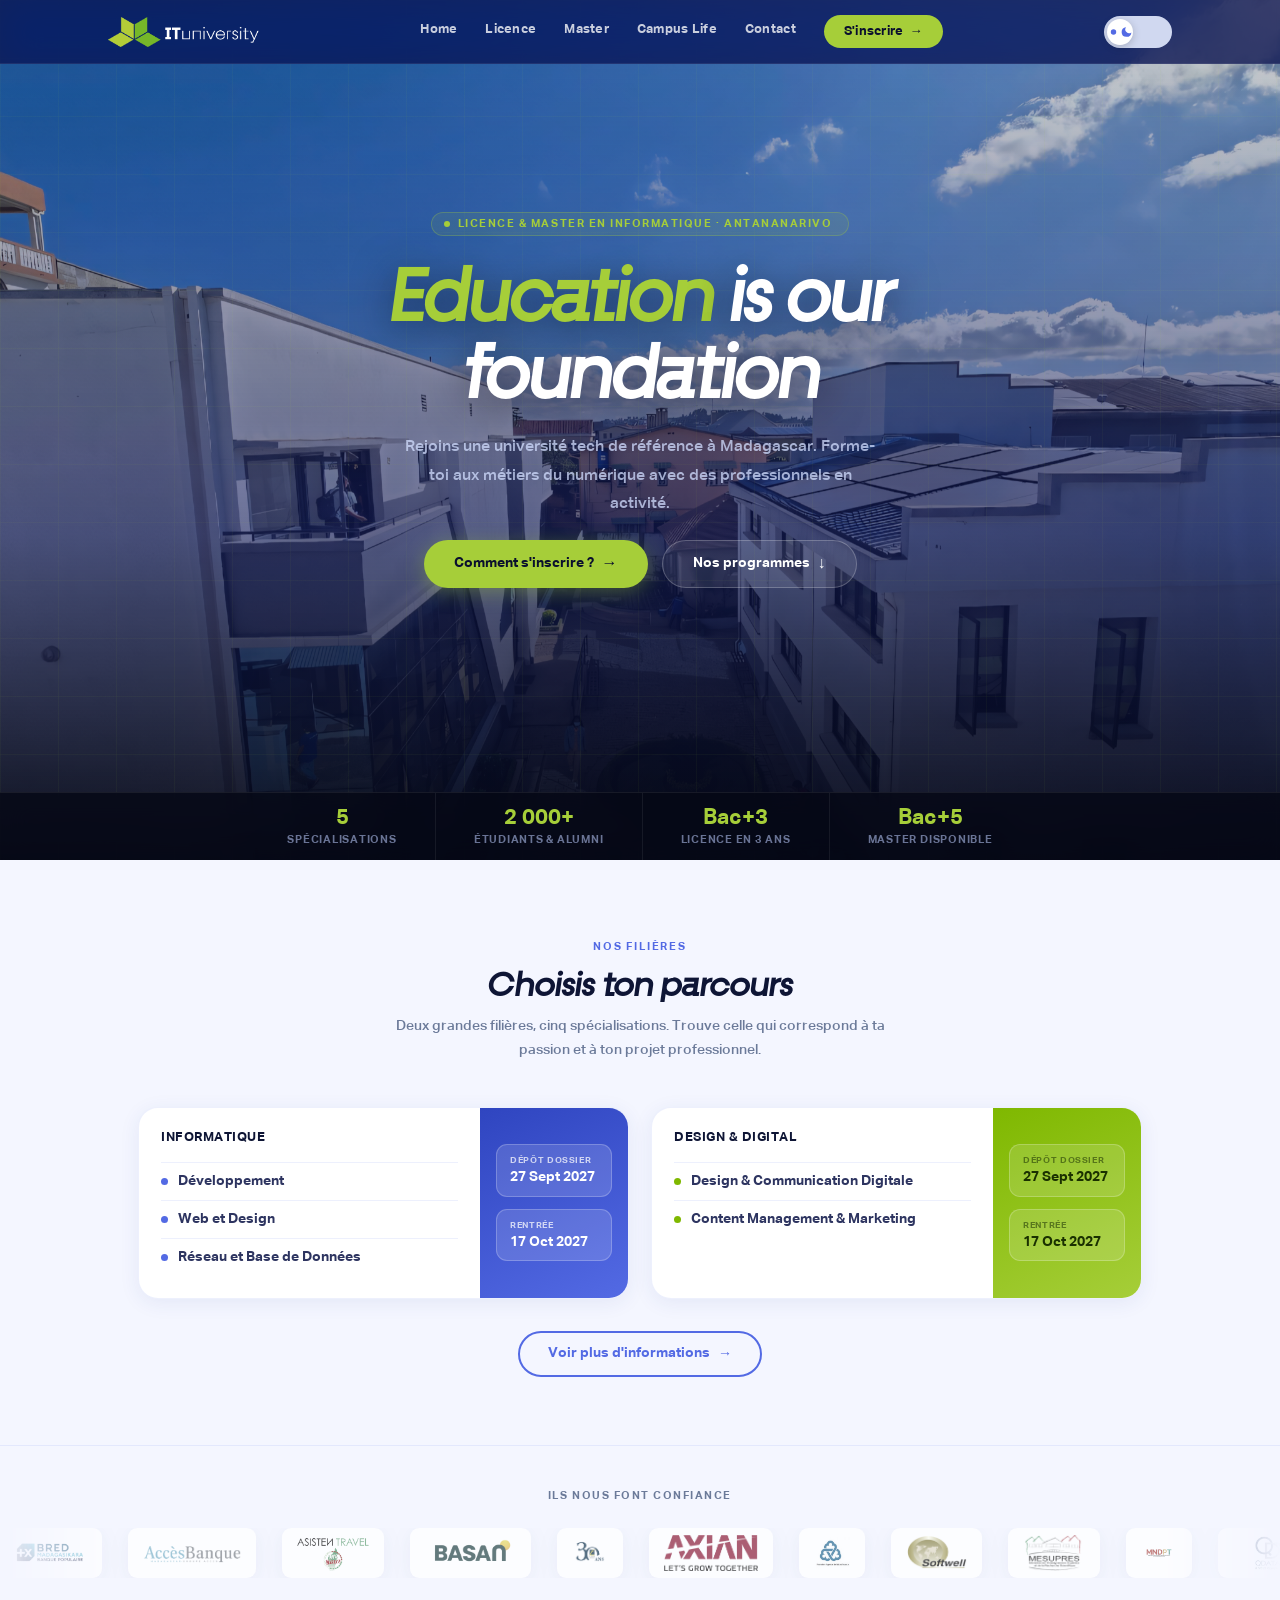
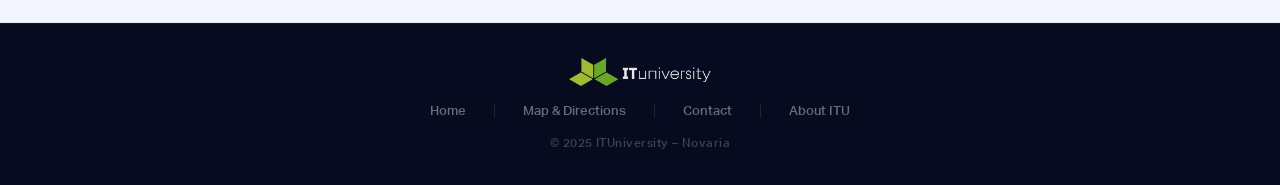
<file: index.html>
<!DOCTYPE html>
<html lang="fr">
<head>
  <meta charset="UTF-8">
  <meta name="viewport" content="width=device-width, initial-scale=1.0">
  <title>ITUniversity</title>

  <link rel="preconnect" href="https://fonts.googleapis.com">
  <link href="https://fonts.googleapis.com/css2?family=Montserrat:wght@400;500;600;700;800&display=swap" rel="stylesheet">

  <link rel="stylesheet" href="css/style.css">
</head>

<!-- Page scripts -->
<script src="./js/scroll-reveal.js" defer></script>

<script>
  (function () {
    var stored      = localStorage.getItem('itu-theme');
    var prefersDark = window.matchMedia('(prefers-color-scheme: dark)').matches;
    if (stored === 'dark' || (!stored && prefersDark)) {
      document.documentElement.classList.add('dark');
    }
  })();
</script>

<body>

  <header class="header">
    <div class="header-inner">


      <a href="#" class="logo">
        <img src="assets/icons/ITU_logo_MAJ_negatif_sans_fond.png" alt="IT University">
      </a>

      <nav class="nav" id="mainNav">
        <a href="index.html">Home</a>
        <a href="#">Licence</a>
        <a href="#">Master</a>
        <a href="pages/campus-life.html">Campus Life</a>
        <a href="#">Contact</a>
        <a href="#" class="nav-cta">S'inscrire <span>→</span></a>
      </nav>

      <div class="right-actions">

        <button class="theme-pill" id="themePill" aria-label="Basculer le thème">
          <div class="theme-pill-thumb">
           
            <svg class="icon-sun" viewBox="0 0 24 24" xmlns="http://www.w3.org/2000/svg">
              <path d="M12 4.75V2M12 22v-2.75M4.75 12H2M22 12h-2.75M5.64 5.64l-1.95-1.95M20.31 20.31l-1.95-1.95M5.64 18.36l-1.95 1.95M20.31 3.69l-1.95 1.95M12 7a5 5 0 100 10 5 5 0 000-10z"/>
            </svg>
      
            <svg class="icon-moon" viewBox="0 0 24 24" xmlns="http://www.w3.org/2000/svg">
              <path d="M21 12.79A9 9 0 1111.21 3 7 7 0 0021 12.79z"/>
            </svg>
          </div>
        </button>

        <button class="menu-toggle" id="menuToggle" aria-label="Ouvrir le menu">
          <span></span>
          <span></span>
          <span></span>
        </button>

      </div>
    </div>
  </header>

  <section class="hero">
    <div class="hero-bg" style="background-image: url('assets/images/itUniversity.jpg');"></div>
    <div class="hero-overlay"></div>
    <div class="hero-grid"></div>

    <div class="hero-content">
      <span class="hero-badge">
        <span class="badge-dot"></span>
        Licence &amp; Master en Informatique · Antananarivo
      </span>

      <h1 class="hero-title">
        <span class="accent">Education</span> is our<br>foundation
      </h1>

      <p class="hero-sub">
        Rejoins une université tech de référence à Madagascar.
        Forme-toi aux métiers du numérique avec des professionnels en activité.
      </p>

      <div class="hero-ctas">
        <a href="#" class="btn-green">Comment s'inscrire ? <span class="btn-arrow">→</span></a>
        <a href="#programmes" class="btn-ghost">Nos programmes <span class="btn-arrow">↓</span></a>
      </div>
    </div>

    <div class="hero-stats">
      <div class="hero-stat">
        <strong>5</strong>
        <span>Spécialisations</span>
      </div>
      <div class="hero-stat">
        <strong>2 000+</strong>
        <span>Étudiants &amp; alumni</span>
      </div>
      <div class="hero-stat">
        <strong>Bac+3</strong>
        <span>Licence en 3 ans</span>
      </div>
      <div class="hero-stat">
        <strong>Bac+5</strong>
        <span>Master disponible</span>
      </div>
    </div>
  </section>


  <section class="programmes" id="programmes">
    <p class="sec-eyebrow">Nos filières</p>
    <h2 class="sec-title">Choisis ton parcours</h2>
    <p class="sec-sub">
      Deux grandes filières, cinq spécialisations. Trouve celle qui correspond
      à ta passion et à ton projet professionnel.
    </p>

    <div class="prog-grid">

 
      <div class="prog-card blue" data-reveal>
        <div class="prog-body">
          <div class="prog-top">
            <span class="prog-label">Informatique</span>
          </div>
          <div class="prog-option"><span class="prog-bullet"></span>Développement</div>
          <div class="prog-option"><span class="prog-bullet"></span>Web et Design</div>
          <div class="prog-option"><span class="prog-bullet"></span>Réseau et Base de Données</div>
        </div>
        <div class="prog-dates">
          <div class="date-chip">
            <div class="dl">Dépôt dossier</div>
            <div class="dv">27 Sept 2027</div>
          </div>
          <div class="date-chip">
            <div class="dl">Rentrée</div>
            <div class="dv">17 Oct 2027</div>
          </div>
        </div>
      </div>

      <div class="prog-card green" data-reveal style="transition-delay: .1s">
        <div class="prog-body">
          <div class="prog-top">
            
            <span class="prog-label">Design &amp; Digital</span>
          </div>
          <div class="prog-option"><span class="prog-bullet"></span>Design &amp; Communication Digitale</div>
          <div class="prog-option"><span class="prog-bullet"></span>Content Management &amp; Marketing</div>
        </div>
        <div class="prog-dates">
          <div class="date-chip">
            <div class="dl">Dépôt dossier</div>
            <div class="dv">27 Sept 2027</div>
          </div>
          <div class="date-chip">
            <div class="dl">Rentrée</div>
            <div class="dv">17 Oct 2027</div>
          </div>
        </div>
      </div>

    </div>

    <div class="prog-cta">
      <a href="pages/option.html" class="btn-outline">Voir plus d'informations <span>→</span></a>
    </div>
  </section>


  <section class="partners">
    <p class="partners-eyebrow">Ils nous font confiance</p>
    <div class="track-wrap">
      <div class="partners-track" id="partnersTrack"></div>
    </div>
  </section>


  <footer class="footer">
  
    <div class="footer-logo">
      <img src="assets/icons/ITU_logo_MAJ_negatif_sans_fond.png" alt="IT University">
    </div>
    <div class="footer-links">
      <a href="#">Home</a>
      <div class="footer-sep"></div>
      <a href="#">Map &amp; Directions</a>
      <div class="footer-sep"></div>
      <a href="#">Contact</a>
      <div class="footer-sep"></div>
      <a href="#">About ITU</a>
    </div>
    <p class="footer-copy">© 2025 ITUniversity – Novaria</p>
  </footer>


  <script>
 
    const html = document.documentElement;
    const pill = document.getElementById('themePill');

    function setTheme(dark) {
      dark
        ? html.classList.add('dark')
        : html.classList.remove('dark');
      localStorage.setItem('itu-theme', dark ? 'dark' : 'light');
    }

    pill.addEventListener('click', () => {
      setTheme(!html.classList.contains('dark'));
    });

   
    window.matchMedia('(prefers-color-scheme: dark)').addEventListener('change', e => {
      if (!localStorage.getItem('itu-theme')) setTheme(e.matches);
    });

   
    const menuBtn = document.getElementById('menuToggle');
    const nav     = document.getElementById('mainNav');

    menuBtn.addEventListener('click', () => nav.classList.toggle('open'));

    nav.querySelectorAll('a').forEach(a =>
      a.addEventListener('click', () => nav.classList.remove('open'))
    );

    const sponsors = [
      "67bc598e2ccb5df5d13ae1ae_BRED_MADAGASIKARA_BANQUE_POPULAIRE_FER_GAUCHE_LOGO_RVB.png",
      "AccesBanque.png",
      "Asisten-Logo-Medium-transparent.png",
      "BASAN logo.png",
      "Logo-30e-FTHM.png",
      "Logo-Axian.png",
      "Logo-PAMF.webp",
      "LOGO-Softwell-Cop.png",
      "Mesupres.png",
      "MNDPT.jpg",
      "QDATA.png",
      "republique (1).png",
      "Republique.png",
      "Siooka_idzFl735uh_0.png",
      "Yas_logo_2024.svg.png"
    ];

    const track = document.getElementById('partnersTrack');
    [...sponsors, ...sponsors].forEach(file => {
      const img     = document.createElement('img');
      img.src       = `assets/sponsors/${file}`;
      img.alt       = file.replace(/\.[^.]+$/, '').replace(/[-_]/g, ' ');
      img.className = 'partner-logo';
      track.appendChild(img);
    });


    const revealObs = new IntersectionObserver((entries) => {
      entries.forEach(e => {
        if (e.isIntersecting) {
          e.target.classList.add('visible');
          revealObs.unobserve(e.target);
        }
      });
    }, { threshold: 0.12 });

    document.querySelectorAll('[data-reveal]').forEach(el => revealObs.observe(el));
  </script>

</body>
</html>
</file>
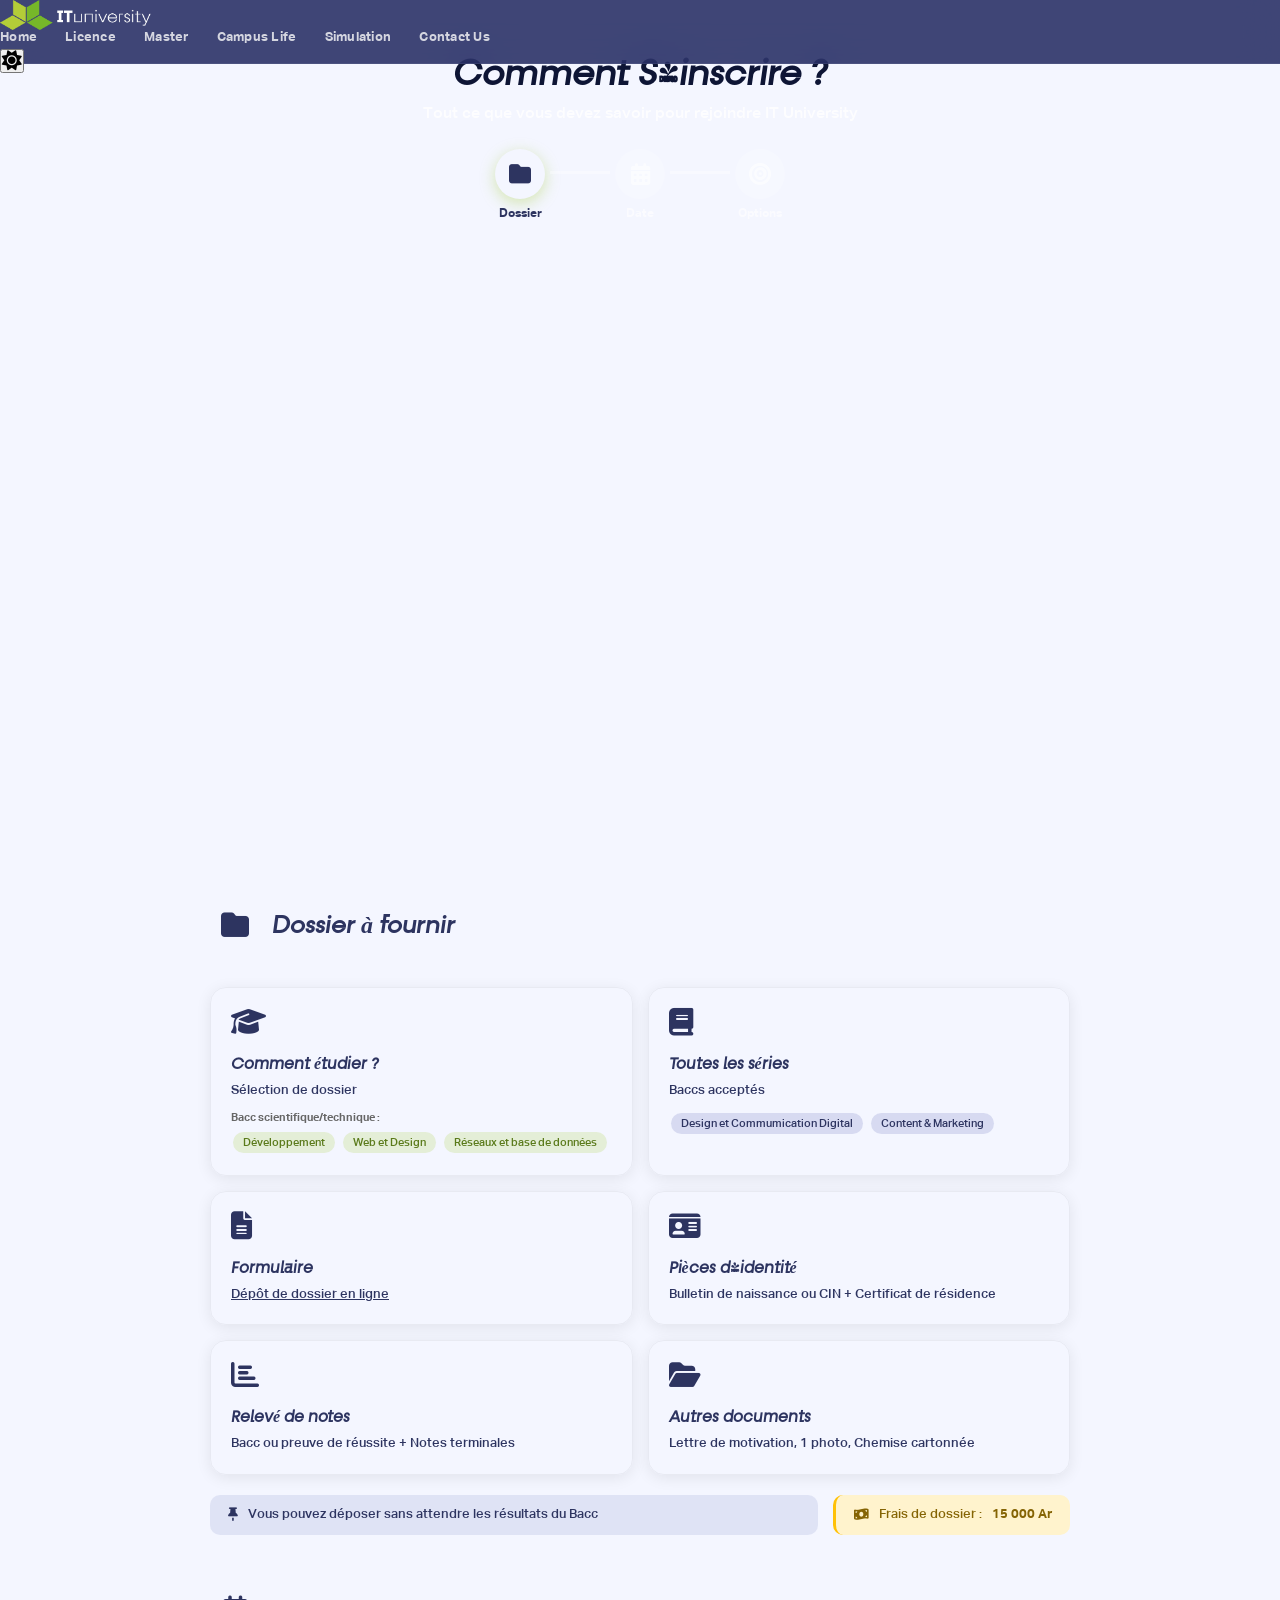
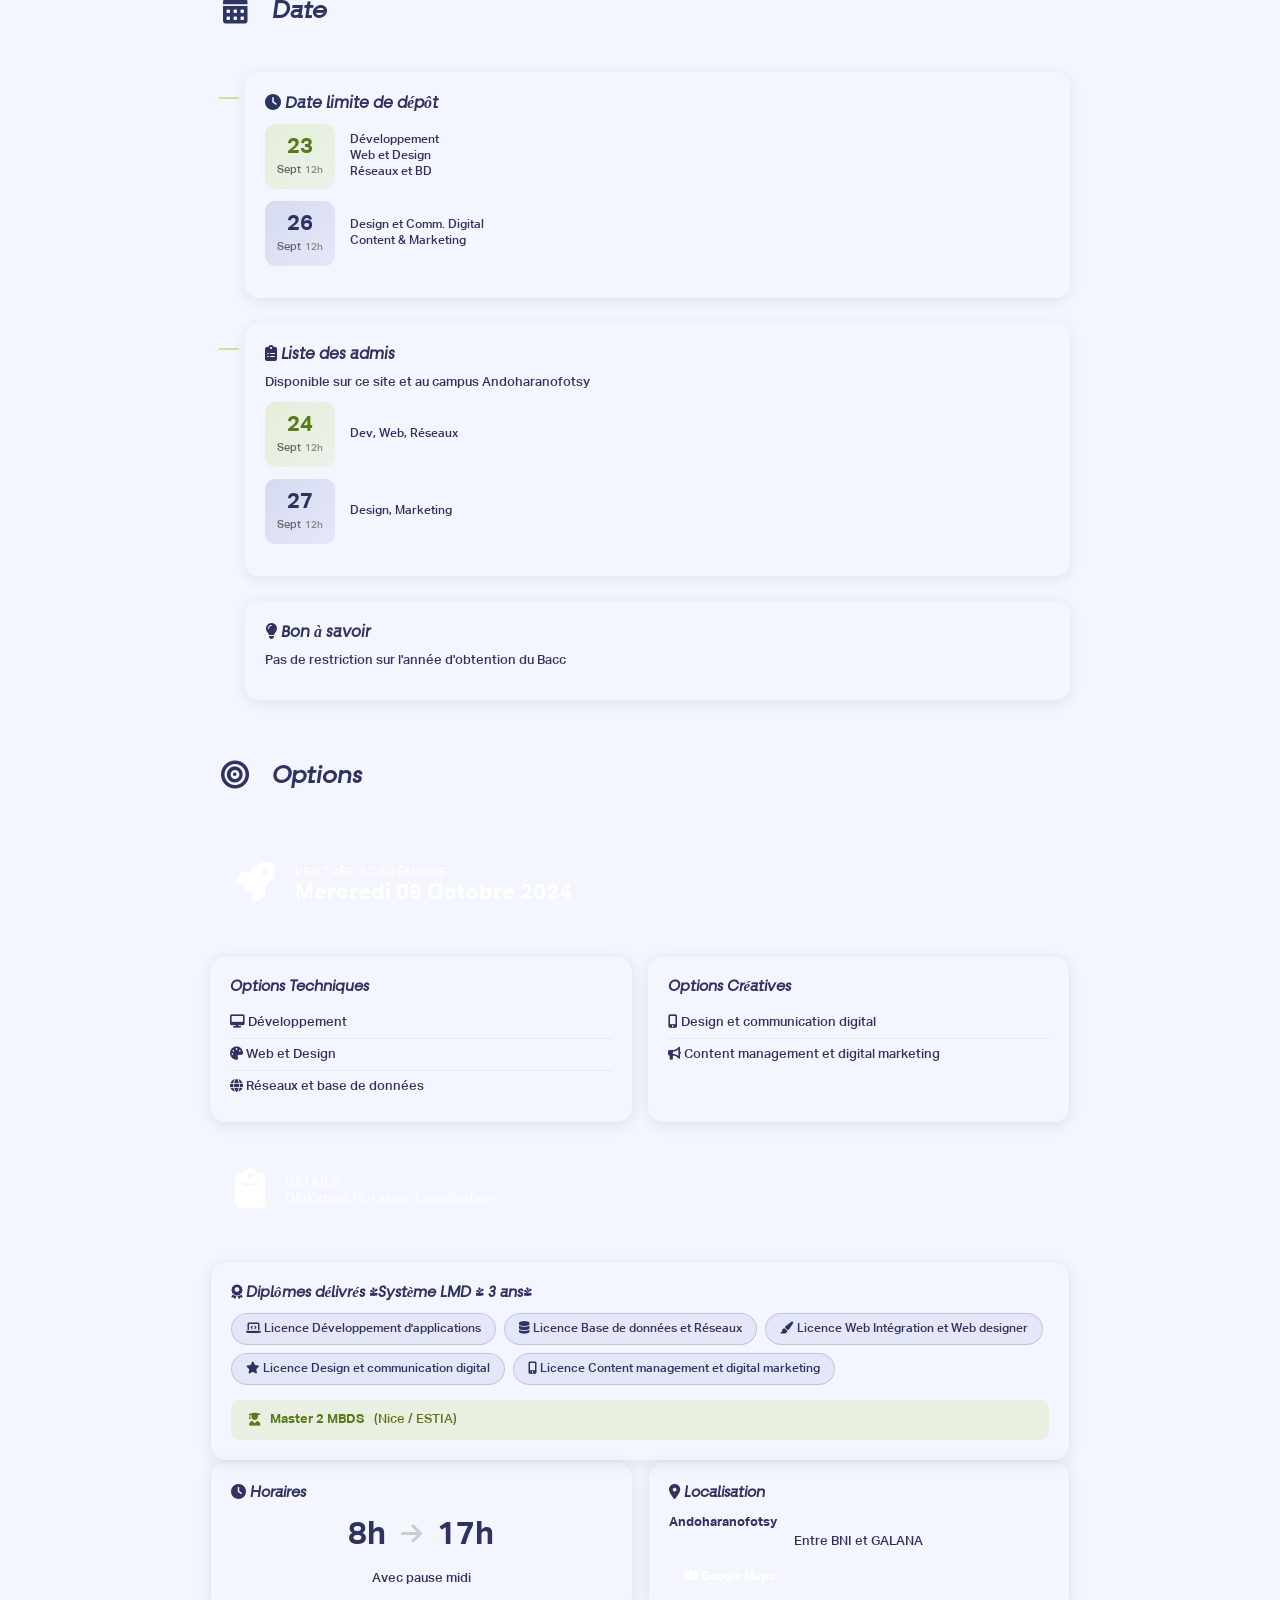
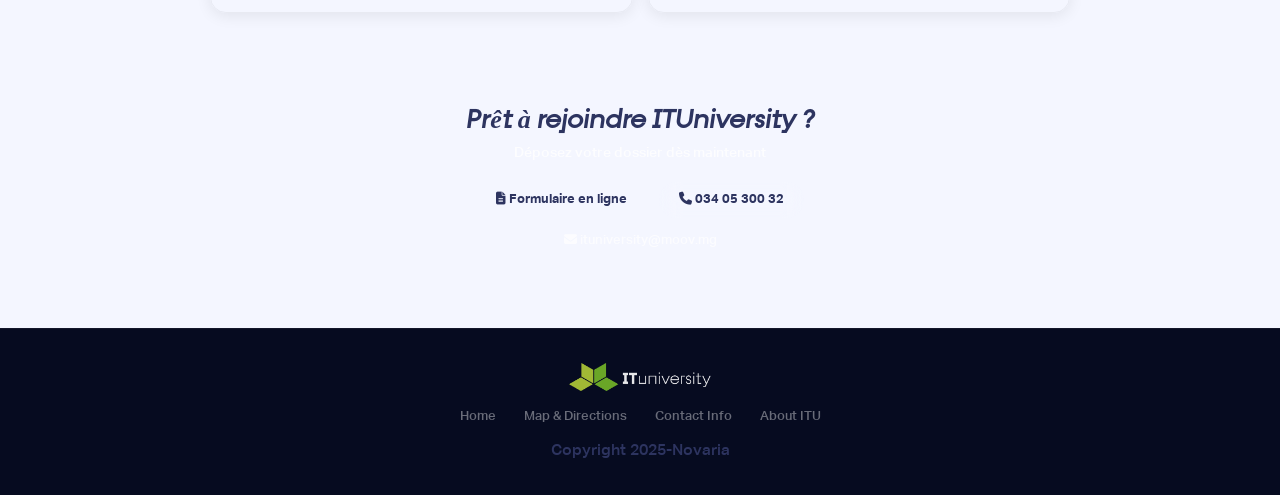
<file: page2.html>
<!DOCTYPE html>
<html lang="fr">
<head>
  <meta charset="UTF-8">
  <meta name="viewport" content="width=device-width, initial-scale=1.0">
  <title>Comment S'inscrire - ITUniversity</title>
  <link rel="stylesheet" href="https://cdnjs.cloudflare.com/ajax/libs/font-awesome/6.4.0/css/all.min.css">
  <link rel="stylesheet" href="./css/style.css">
  <link rel="stylesheet" href="./css/page2.css">
</head>
<body>

<!-- HEADER (unchanged) -->
<header class="header">
  <div class="container">
    <div class="logo">
      <img src="assets/icons/logo.png" alt="ITU Logo">
    </div>
    <nav class="nav">
      <a href="index.html">Home</a>
      <a href="#">Licence</a>
      <a href="#">Master</a>
      <a href="#">Campus Life</a>
      <a href="#">Simulation</a>
      <a href="#">Contact Us</a>
    </nav>
    <div class="right-actions">
      <button id="theme-toggle" class="theme-toggle">
        <i id="icon-sun" class="fa-solid fa-sun" aria-hidden="true"></i>
        <i id="icon-moon" class="fa-solid fa-moon" aria-hidden="true" style="display:none;"></i>
      </button>
      <div class="menu-toggle">☰</div>
    </div>
  </div>
</header>

<!-- Section hero avec les étapes de navigation -->
<section class="hero reveal">
  <h1>Comment S'inscrire ?</h1>
  <p>Tout ce que vous devez savoir pour rejoindre IT University</p>
  
  <!-- Les 3 étapes cliquables -->
  <div class="steps-indicator">
    <a href="#dossier" class="step active">
      <span class="step-dot"><i class="fa-solid fa-folder" aria-hidden="true"></i></span>
      <span class="step-label">Dossier</span>
    </a>
    <div class="step-line"></div>
    <a href="#date" class="step">
      <span class="step-dot"><i class="fa-solid fa-calendar-days" aria-hidden="true"></i></span>
      <span class="step-label">Date</span>
    </a>
    <div class="step-line"></div>
    <a href="#options" class="step">
      <span class="step-dot"><i class="fa-solid fa-bullseye" aria-hidden="true"></i></span>
      <span class="step-label">Options</span>
    </a>
  </div>
</section>

<!-- Contenu principal de la page -->
<main class="main-content">

  <!--  SECTION 1: DOSSIER À FOURNIR  -->
  <section class="content-section" id="dossier">
    <div class="section-header">
      <span class="section-icon"><i class="fa-solid fa-folder" aria-hidden="true"></i></span>
      <h2>Dossier à fournir</h2>
    </div>
    
    <!-- Grille de 6 cartes pour les infos dossier -->
    <div class="cards-grid">
      <!-- Carte comment étudier -->
      <div class="info-card">
        <div class="card-icon"><i class="fa-solid fa-graduation-cap" aria-hidden="true"></i></div>
        <h3>Comment étudier ?</h3>
        <p>Sélection de dossier</p>
        <div class="card-details">
          <strong>Bacc scientifique/technique :</strong>
          <span class="tag green">Développement</span>
          <span class="tag green">Web et Design</span>
          <span class="tag green">Réseaux et base de données</span>
        </div>
      </div>
      
      <!-- Carte baccs acceptés -->
      <div class="info-card">
        <div class="card-icon"><i class="fa-solid fa-book" aria-hidden="true"></i></div>
        <h3>Toutes les séries</h3>
        <p>Baccs acceptés</p>
        <div class="card-details">
          <span class="tag blue">Design et Commumication Digital</span>
          <span class="tag blue">Content & Marketing</span>
        </div>
      </div>
      
      <!-- Carte formulaire en ligne -->
      <div class="info-card">
        <div class="card-icon"><i class="fa-solid fa-file-lines" aria-hidden="true"></i></div>
        <h3>Formulaire</h3>
        <p><a href="#" class="doc-link">Dépôt de dossier en ligne</a></p>
      </div>
      
      <!-- Carte pièces d'identité -->
      <div class="info-card">
        <div class="card-icon"><i class="fa-solid fa-id-card" aria-hidden="true"></i></div>
        <h3>Pièces d'identité</h3>
        <p>Bulletin de naissance ou CIN + Certificat de résidence</p>
      </div>
      
      <!-- Carte relevé de notes -->
      <div class="info-card">
        <div class="card-icon"><i class="fa-solid fa-chart-bar" aria-hidden="true"></i></div>
        <h3>Relevé de notes</h3>
        <p>Bacc ou preuve de réussite + Notes terminales</p>
      </div>
      
      <!-- Carte autres documents -->
      <div class="info-card">
        <div class="card-icon"><i class="fa-solid fa-folder-open" aria-hidden="true"></i></div>
        <h3>Autres documents</h3>
        <p>Lettre de motivation, 1 photo, Chemise cartonnée</p>
      </div>
    </div>
    
    <!-- Badges info et prix -->
    <div class="info-row">
      <div class="info-badge info">
        <i class="fa-solid fa-thumbtack" aria-hidden="true"></i> Vous pouvez déposer sans attendre les résultats du Bacc
      </div>
      <div class="price-badge">
        <i class="fa-solid fa-money-bill-wave" aria-hidden="true"></i> Frais de dossier : <strong>15 000 Ar</strong>
      </div>
    </div>
  </section>

  <!--  SECTION 2: DATE  -->
  <section class="content-section" id="date">
    <div class="section-header">
      <span class="section-icon"><i class="fa-solid fa-calendar-days" aria-hidden="true"></i></span>
      <h2>Date</h2>
    </div>
    
    <!-- Style timeline avec les branches -->
    <div class="branch-container">
      <!-- Branche date limite dépôt -->
      <div class="branch-item">
        <div class="branch-dot"></div>
        <div class="branch-line"></div>
        <div class="branch-card">
          <h4><i class="fa-solid fa-clock" aria-hidden="true"></i> Date limite de dépôt</h4>
          <div class="date-row">
            <div class="date-box green">
              <span class="date-num">23</span>
              <span class="date-month">Sept</span>
              <span class="date-time">12h</span>
            </div>
            <div class="date-info">
              <p>Développement</p>
              <p>Web et Design</p>
              <p>Réseaux et BD</p>
            </div>
          </div>
          <div class="date-row">
            <div class="date-box blue">
              <span class="date-num">26</span>
              <span class="date-month">Sept</span>
              <span class="date-time">12h</span>
            </div>
            <div class="date-info">
              <p>Design et Comm. Digital</p>
              <p>Content & Marketing</p>
            </div>
          </div>
        </div>
      </div>
      
      <!-- Branche liste des admis -->
      <div class="branch-item">
        <div class="branch-dot"></div>
        <div class="branch-line"></div>
        <div class="branch-card">
          <h4><i class="fa-solid fa-clipboard-list" aria-hidden="true"></i> Liste des admis</h4>
          <p class="branch-text">Disponible sur ce site et au campus Andoharanofotsy</p>
          <div class="date-row">
            <div class="date-box green">
              <span class="date-num">24</span>
              <span class="date-month">Sept</span>
              <span class="date-time">12h</span>
            </div>
            <div class="date-info">
              <p>Dev, Web, Réseaux</p>
            </div>
          </div>
          <div class="date-row">
            <div class="date-box blue">
              <span class="date-num">27</span>
              <span class="date-month">Sept</span>
              <span class="date-time">12h</span>
            </div>
            <div class="date-info">
              <p>Design, Marketing</p>
            </div>
          </div>
        </div>
      </div>
      
      <!-- Branche bon à savoir -->
      <div class="branch-item">
        <div class="branch-dot"></div>
        <div class="branch-card">
          <h4><i class="fa-solid fa-lightbulb" aria-hidden="true"></i> Bon à savoir</h4>
          <p class="branch-text">Pas de restriction sur l'année d'obtention du Bacc</p>
        </div>
      </div>
    </div>
  </section>

  <!--  SECTION 3: OPTIONS  -->
  <section class="content-section" id="options">
    <div class="section-header">
      <span class="section-icon"><i class="fa-solid fa-bullseye" aria-hidden="true"></i></span>
      <h2>Options</h2>
    </div>
    
    <!-- Box mise en avant pour la rentrée -->
    <div class="highlight-box">
      <div class="highlight-icon"><i class="fa-solid fa-rocket" aria-hidden="true"></i></div>
      <div class="highlight-content">
        <span class="highlight-label">Rentrée académique</span>
        <span class="highlight-date">Mercredi 09 Octobre 2024</span>
      </div>
    </div>
    
    <div class="cards-grid two-cols">
      <!-- Carte options techniques (vert) -->
      <div class="info-card highlight-green">
        <h4>Options Techniques</h4>
        <ul class="option-list">
          <li><i class="fa-solid fa-desktop" aria-hidden="true"></i> Développement</li>
          <li><i class="fa-solid fa-palette" aria-hidden="true"></i> Web et Design</li>
          <li><i class="fa-solid fa-globe" aria-hidden="true"></i> Réseaux et base de données</li>
        </ul>
      </div>
      
      <!-- Carte options créatives (bleu) -->
      <div class="info-card highlight-blue">
        <h4>Options Créatives</h4>
        <ul class="option-list">
          <li><i class="fa-solid fa-mobile-screen-button" aria-hidden="true"></i> Design et communication digital</li>
          <li><i class="fa-solid fa-bullhorn" aria-hidden="true"></i> Content management et digital marketing</li>
        </ul>
      </div>
    </div>
    
    <!-- Box mise en avant pour les détails -->
    <div class="highlight-box secondary">
      <div class="highlight-icon"><i class="fa-solid fa-clipboard" aria-hidden="true"></i></div>
      <div class="highlight-content">
        <span class="highlight-label">Détails</span>
        <span class="highlight-sub">Diplômes, Horaires, Localisation</span>
      </div>
    </div>
    
    <!-- Grande carte des diplômes -->
    <div class="info-card full-width">
      <h4><i class="fa-solid fa-award" aria-hidden="true"></i> Diplômes délivrés (Système LMD - 3 ans)</h4>
      <div class="diplomas-list">
        <span class="diploma-tag"><i class="fa-solid fa-laptop-code" aria-hidden="true"></i> Licence Développement d'applications</span>
        <span class="diploma-tag"><i class="fa-solid fa-database" aria-hidden="true"></i> Licence Base de données et Réseaux</span>
        <span class="diploma-tag"><i class="fa-solid fa-paint-brush" aria-hidden="true"></i> Licence Web Intégration et Web designer</span>
        <span class="diploma-tag"><i class="fa-solid fa-star" aria-hidden="true"></i> Licence Design et communication digital</span>
        <span class="diploma-tag"><i class="fa-solid fa-mobile-screen-button" aria-hidden="true"></i> Licence Content management et digital marketing</span>
      </div>
      <div class="info-badge master">
        <i class="fa-solid fa-user-graduate" aria-hidden="true"></i> <strong>Master 2 MBDS</strong> (Nice / ESTIA)
      </div>
    </div>
    
    <!-- Deux petites cartes horaires et localisation -->
    <div class="cards-grid two-cols">
      <div class="info-card">
        <h4><i class="fa-solid fa-clock" aria-hidden="true"></i> Horaires</h4>
        <div class="schedule-display">
          <span class="time">8h</span>
          <span class="separator"><i class="fa-solid fa-arrow-right" aria-hidden="true"></i></span>
          <span class="time">17h</span>
        </div>
        <p class="small-text">Avec pause midi</p>
      </div>
      
      <div class="info-card">
        <h4><i class="fa-solid fa-location-dot" aria-hidden="true"></i> Localisation</h4>
        <p><strong>Andoharanofotsy</strong></p>
        <p class="small-text">Entre BNI et GALANA</p>
        <a href="https://maps.app.goo.gl/7LMyT1Mq9JZx8YYg7" target="_blank" class="btn btn-small"><i class="fa-solid fa-map" aria-hidden="true"></i> Google Maps</a>
      </div>
    </div>
  </section>

  <!-- Section appel à l'action -->
  <section class="cta-section">
    <h2>Prêt à rejoindre ITUniversity ?</h2>
    <p>Déposez votre dossier dès maintenant</p>
    <div class="cta-buttons">
      <a href="#" class="btn btn-white"><i class="fa-solid fa-file-lines" aria-hidden="true"></i> Formulaire en ligne</a>
      <a href="tel:0340530032" class="btn btn-ghost"><i class="fa-solid fa-phone" aria-hidden="true"></i> 034 05 300 32</a>
    </div>
    <div class="contact-info">
      <span><i class="fa-solid fa-envelope" aria-hidden="true"></i> ituniversity@moov.mg</span>
    </div>
  </section>

</main>

<!-- FOOTER (unchanged) -->
<footer class="footer">
  <div class="footer-logo">
    <img src="assets/icons/logo.png" alt="ITU Logo">
  </div>
  <div class="footer-links">
    <a href="index.html">Home</a>
    <a href="#">Map & Directions</a>
    <a href="#">Contact Info</a>
    <a href="#">About ITU</a>
  </div>
  <p class="copyright">Copyright 2025-Novaria</p>
</footer>

<script>
  // Mobile menu toggle
  const toggle = document.querySelector('.menu-toggle');
  const nav = document.querySelector('.nav');
  toggle.addEventListener('click', () => nav.classList.toggle('active'));

  // Theme toggle
  const themeToggle = document.getElementById('theme-toggle');
  const body = document.body;
  const iconSun = document.getElementById('icon-sun');
  const iconMoon = document.getElementById('icon-moon');

  function applyTheme(theme) {
    if (theme === 'dark') {
      body.classList.add('dark-mode');
      iconSun.style.display = 'none';
      iconMoon.style.display = 'block';
    } else {
      body.classList.remove('dark-mode');
      iconSun.style.display = 'block';
      iconMoon.style.display = 'none';
    }
  }

  applyTheme(localStorage.getItem('theme') || 'light');

  themeToggle.addEventListener('click', () => {
    if (body.classList.contains('dark-mode')) {
      applyTheme('light');
      localStorage.setItem('theme', 'light');
    } else {
      applyTheme('dark');
      localStorage.setItem('theme', 'dark');
    }
  });

  // Smooth scroll for steps
  document.querySelectorAll('.step').forEach(step => {
    step.addEventListener('click', (e) => {
      document.querySelectorAll('.step').forEach(s => s.classList.remove('active'));
      step.classList.add('active');
    });
  });

  // Reveal on scroll for elements with .reveal
  const reveals = document.querySelectorAll('.reveal');
  if ('IntersectionObserver' in window && reveals.length) {
    const obs = new IntersectionObserver((entries, observer) => {
      entries.forEach(entry => {
        if (entry.isIntersecting) {
          entry.target.classList.add('visible');
          observer.unobserve(entry.target);
        }
      });
    }, { threshold: 0.12 });

    reveals.forEach(r => obs.observe(r));
  } else {
    // Fallback: show all
    reveals.forEach(r => r.classList.add('visible'));
  }
</script>

</body>
</html>
</file>
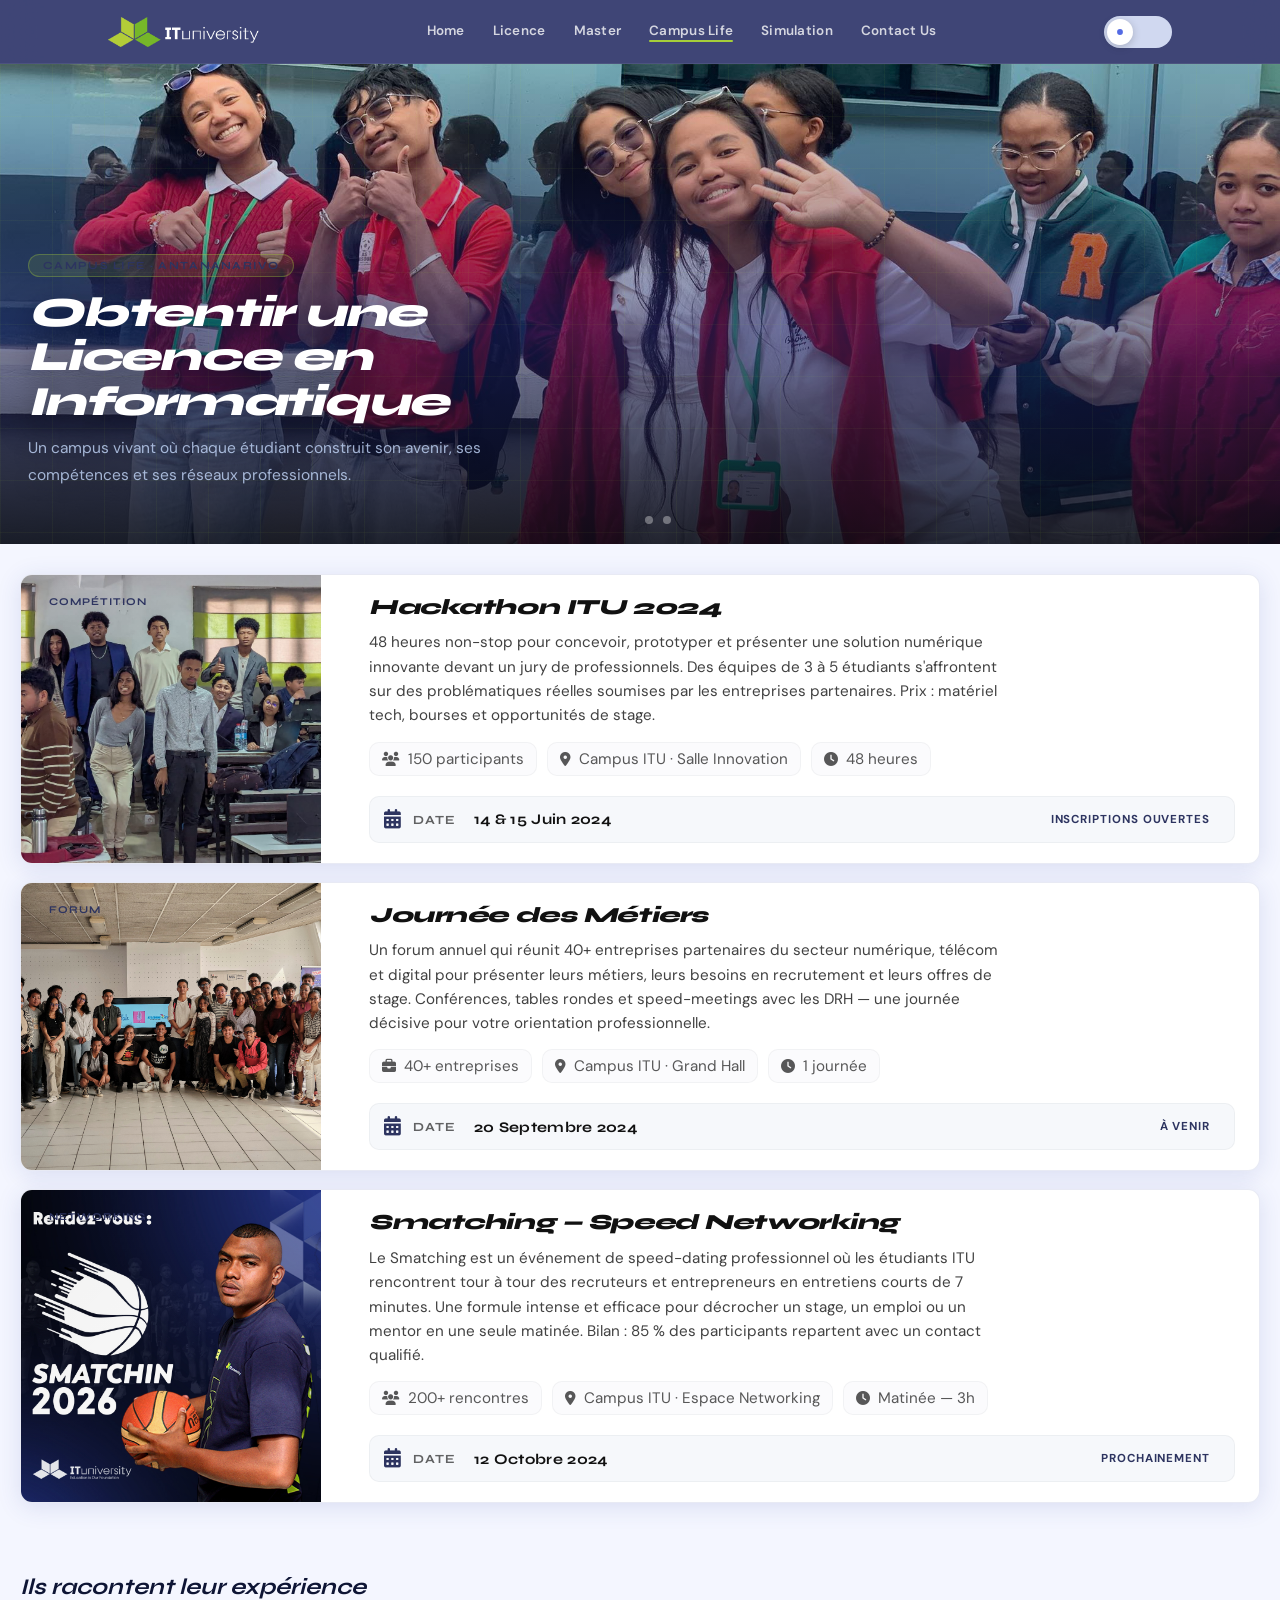
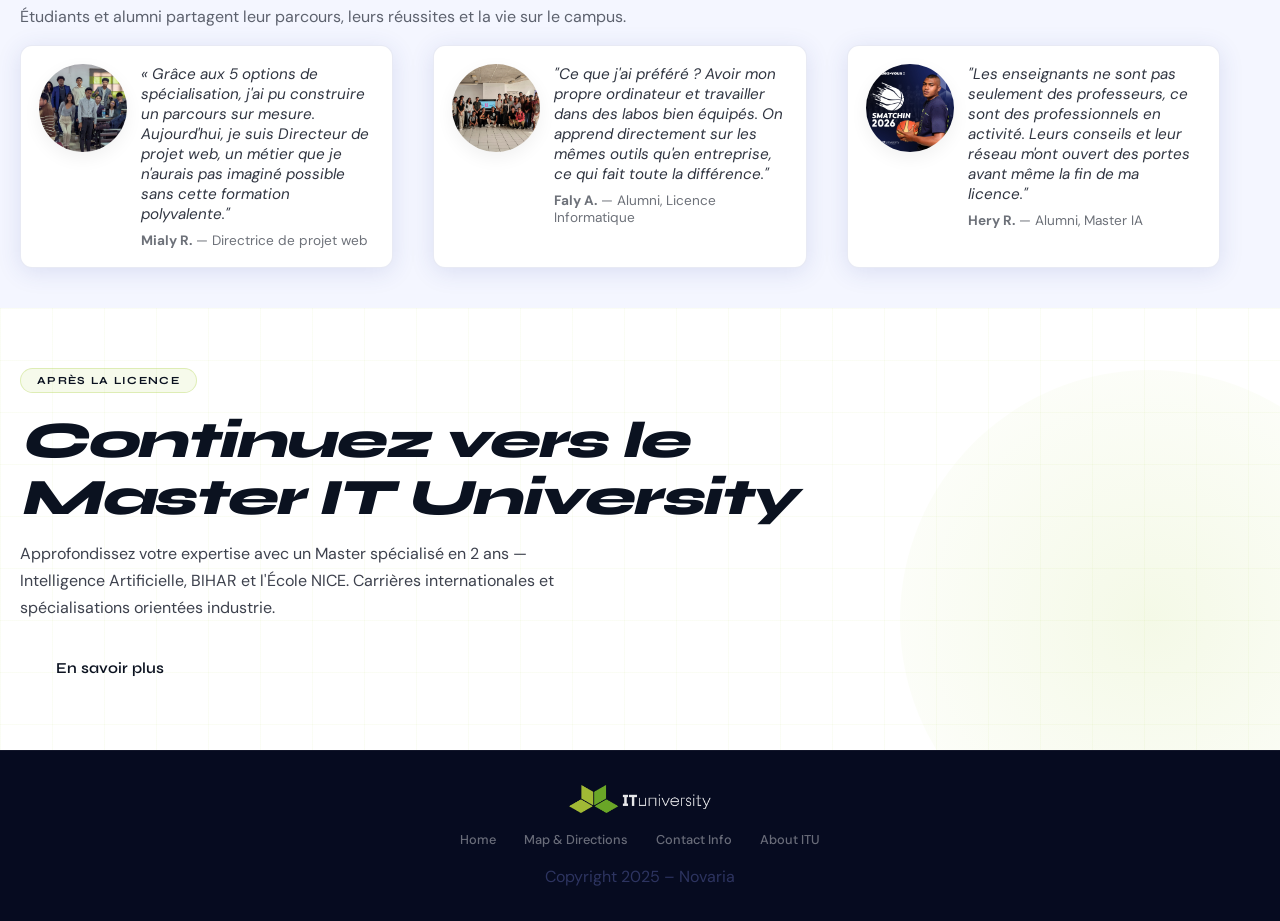
<file: pages/campus-life.html>
<!DOCTYPE html>
<html lang="fr">
<head>
  <meta charset="UTF-8">
  <meta name="viewport" content="width=device-width, initial-scale=1.0">
  <title>Campus Life – IT University | Vie Étudiante</title>
  <meta name="description" content="Hackathon, Journée des Métiers, Smatching… Découvrez la vie sur le campus d'IT University et rejoignez une communauté dynamique.">

  <!-- Style global (fourni) -->
  <link rel="stylesheet" href="../css/style.css">
  <!-- Style spécifique Campus Life -->
  <link rel="stylesheet" href="../css/campus.css">
  <!-- Font Awesome -->
  <link rel="stylesheet" href="https://cdnjs.cloudflare.com/ajax/libs/font-awesome/6.4.0/css/all.min.css">
</head>
<body>

<!-- ═══════════════════════════════════════
     HEADER (fourni, inchangé)
═══════════════════════════════════════ -->
<header class="header">
  <div class="container">
    <div class="logo">
      <img src="../assets/icons/logo.png" alt="ITU Logo"
           onerror="this.outerHTML='<span style=\'font-family:Syne,sans-serif;font-size:1.2rem;font-weight:800;color:#fff\'>IT<span style=\'color:#A6CE39\'>U</span></span>'">
    </div>

    <nav class="nav">
      <a href="../index.html">Home</a>
      <a href="#">Licence</a>
      <a href="#">Master</a>
      <a href="#" class="active">Campus Life</a>
      <a href="#">Simulation</a>
      <a href="#">Contact Us</a>
    </nav>

    <div class="right-actions">
      <button class="theme-pill" id="theme-toggle">
        <div class="theme-pill-thumb">
          <svg class="icon-sun" viewBox="0 0 24 24" xmlns="http://www.w3.org/2000/svg">
            <path d="M12 4.75V2M12 22v-2.75M4.75 12H2M22 12h-2.75M5.64 5.64l-1.95-1.95M20.31 20.31l-1.95-1.95M5.64 18.36l-1.95 1.95M20.31 3.69l-1.95 1.95M12 7a5 5 0 100 10 5 5 0 000-10z"/>
          </svg>
    
          <svg class="icon-moon" viewBox="0 0 24 24" xmlns="http://www.w3.org/2000/svg">
            <path d="M21 12.79A9 9 0 1111.21 3 7 7 0 0021 12.79z"/>
          </svg>
        </div>
      </button>
      <div class="menu-toggle">☰</div>
    </div>
  </div>
</header>

<!-- ═══════════════════════════════════════
     MAIN
═══════════════════════════════════════ -->
<main>

  <!-- ╔══════════════════════════════════════════════╗
       ║  HERO SLIDER                                 ║
       ║  Wireframe : IMAGE plein écran + texte bas   ║
       ║              + 3 dots de pagination          ║
       ╚══════════════════════════════════════════════╝ -->
  <section class="cl-hero" id="hero">

    <!-- Slide 1 -->
        <div class="cl-slide active">
       <div class="cl-slide-bg"
         style="background-image:url('../assets/images/campus-life (1).jpg')">
       </div>
      <div class="cl-slide-content">
        <span class="cl-slide-badge">Campus Life · Antananarivo</span>
        <h1 class="cl-slide-title">
          Obtentir une<br>
          <span>Licence en Informatique</span>
        </h1>
        <p class="cl-slide-sub">
          Un campus vivant où chaque étudiant construit son avenir,
          ses compétences et ses réseaux professionnels.
        </p>
      </div>
    </div>

    <!-- Slide 2 -->
        <div class="cl-slide">
       <div class="cl-slide-bg"
         style="background-image:url('../assets/images/campus-life (2).jpg')">
       </div>
      <div class="cl-slide-content">
        <span class="cl-slide-badge">Événements &amp; Networking</span>
        <h1 class="cl-slide-title">
          Des événements qui<br>
          <span>font la différence</span>
        </h1>
        <p class="cl-slide-sub">
          Hackathons, Journée des Métiers, Smatching — chaque édition
          est une opportunité de rencontrer les acteurs de l'industrie tech.
        </p>
      </div>
    </div>

    <!-- Slide 3 -->
        <div class="cl-slide">
       <div class="cl-slide-bg"
         style="background-image:url('../assets/images/campus-life (3).jpg')">
       </div>
      <div class="cl-slide-content">
        <span class="cl-slide-badge">Communauté &amp; Réseaux</span>
        <h1 class="cl-slide-title">
          <span>Ensemble</span>,<br>
          on va plus loin
        </h1>
        <p class="cl-slide-sub">
          Plus de 2 000 étudiants et alumni répartis dans les entreprises
          les plus dynamiques de Madagascar et au-delà.
        </p>
      </div>
    </div>

    <!-- DOTS (wireframe : 3 cercles centrés sous le hero) -->
    <div class="cl-dots" id="sliderDots">
      <button class="cl-dot active" data-i="0" aria-label="Slide 1"></button>
      <button class="cl-dot"        data-i="1" aria-label="Slide 2"></button>
      <button class="cl-dot"        data-i="2" aria-label="Slide 3"></button>
    </div>

    
  </section>


  <!-- ╔══════════════════════════════════════════════════════╗
       ║  EVENT ROWS                                          ║
       ║  Wireframe : IMAGE gauche | TITRE + DESC + DATE droit║
       ║  3 rangées : Hackathon / Journée des métiers /       ║
       ║              Smatching                               ║
       ╚══════════════════════════════════════════════════════╝ -->
  <div class="cl-events">

    <!-- ── ROW 1 : HACKATHON ── -->
    <div class="cl-event-row reveal">

      <!-- IMAGE gauche -->
      <div class="cl-event-img">
        <img
          src="../assets/images/events (1).jpg"
          alt="Hackathon ITU — équipes en pleine action"
          loading="lazy">
        <span class="cl-event-cat">Compétition</span>
      </div>

      <!-- CORPS droit -->
      <div class="cl-event-body">
        <div class="cl-event-top">

          <!-- TITRE — wireframe : "HACKATHON" -->
          <h2 class="cl-event-title">
            <span>Hackathon</span> ITU 2024
          </h2>

          <!-- DESCRIPTION (contenu réel) -->
          <p class="cl-event-desc">
            48 heures non-stop pour concevoir, prototyper et présenter une solution
            numérique innovante devant un jury de professionnels. Des équipes de 3 à 5
            étudiants s'affrontent sur des problématiques réelles soumises par les
            entreprises partenaires. Prix : matériel tech, bourses et opportunités de stage.
          </p>

          <!-- META pills -->
          <div class="cl-event-meta">
            <span class="cl-meta-pill">
              <i class="fa-solid fa-users" aria-hidden="true"></i>
              150 participants
            </span>
            <span class="cl-meta-pill">
              <i class="fa-solid fa-location-dot" aria-hidden="true"></i>
              Campus ITU · Salle Innovation
            </span>
            <span class="cl-meta-pill">
              <i class="fa-solid fa-clock" aria-hidden="true"></i>
              48 heures
            </span>
          </div>

        </div>

        <!-- DATE — wireframe : barre pleine largeur -->
        <div class="cl-event-date">
          <span class="cl-date-icon"><i class="fa-solid fa-calendar-days" aria-hidden="true"></i></span>
          <span class="cl-date-label">Date</span>
          <span class="cl-date-value">14 &amp; 15 Juin 2024</span>
          <span class="cl-date-status">Inscriptions ouvertes</span>
        </div>
      </div>
    </div><!-- /hackathon -->


    <!-- ── ROW 2 : JOURNÉE DES MÉTIERS ── -->
    <div class="cl-event-row reveal rd1">

      <!-- IMAGE gauche -->
      <div class="cl-event-img">
        <img
          src="../assets/images/events (2).jpg"
          alt="Journée des Métiers — conférenciers et stands entreprises"
          loading="lazy">
        <span class="cl-event-cat">Forum</span>
      </div>

      <!-- CORPS droit -->
      <div class="cl-event-body">
        <div class="cl-event-top">

          <!-- TITRE — wireframe : "Journee des metier" -->
          <h2 class="cl-event-title">
            Journée des <span>Métiers</span>
          </h2>

          <!-- DESCRIPTION -->
          <p class="cl-event-desc">
            Un forum annuel qui réunit 40+ entreprises partenaires du secteur numérique,
            télécom et digital pour présenter leurs métiers, leurs besoins en recrutement
            et leurs offres de stage. Conférences, tables rondes et speed-meetings avec
            les DRH — une journée décisive pour votre orientation professionnelle.
          </p>

          <!-- META pills -->
          <div class="cl-event-meta">
            <span class="cl-meta-pill">
              <i class="fa-solid fa-briefcase" aria-hidden="true"></i>
              40+ entreprises
            </span>
            <span class="cl-meta-pill">
              <i class="fa-solid fa-location-dot" aria-hidden="true"></i>
              Campus ITU · Grand Hall
            </span>
            <span class="cl-meta-pill">
              <i class="fa-solid fa-clock" aria-hidden="true"></i>
              1 journée
            </span>
          </div>

        </div>

        <!-- DATE -->
        <div class="cl-event-date">
          <span class="cl-date-icon"><i class="fa-solid fa-calendar-days" aria-hidden="true"></i></span>
          <span class="cl-date-label">Date</span>
          <span class="cl-date-value">20 Septembre 2024</span>
          <span class="cl-date-status">À venir</span>
        </div>
      </div>
    </div><!-- /journee metiers -->


    <!-- ── ROW 3 : SMATCHING ── -->
    <div class="cl-event-row reveal rd2">

      <!-- IMAGE gauche -->
      <div class="cl-event-img">
        <img
          src="../assets/images/events (3).jpg"
          alt="Smatching ITU — speed-dating entreprises étudiants"
          loading="lazy">
        <span class="cl-event-cat">Networking</span>
      </div>

      <!-- CORPS droit -->
      <div class="cl-event-body">
        <div class="cl-event-top">

          <!-- TITRE — wireframe : "Smatching" -->
          <h2 class="cl-event-title">
            <span>Smatching</span> — Speed Networking
          </h2>

          <!-- DESCRIPTION -->
          <p class="cl-event-desc">
            Le Smatching est un événement de speed-dating professionnel où les étudiants
            ITU rencontrent tour à tour des recruteurs et entrepreneurs en entretiens courts
            de 7 minutes. Une formule intense et efficace pour décrocher un stage, un emploi
            ou un mentor en une seule matinée. Bilan : 85 % des participants repartent
            avec un contact qualifié.
          </p>

          <!-- META pills -->
          <div class="cl-event-meta">
            <span class="cl-meta-pill">
              <i class="fa-solid fa-users" aria-hidden="true"></i>
              200+ rencontres
            </span>
            <span class="cl-meta-pill">
              <i class="fa-solid fa-location-dot" aria-hidden="true"></i>
              Campus ITU · Espace Networking
            </span>
            <span class="cl-meta-pill">
              <i class="fa-solid fa-clock" aria-hidden="true"></i>
              Matinée — 3h
            </span>
          </div>

        </div>

        <!-- DATE -->
        <div class="cl-event-date">
          <span class="cl-date-icon"><i class="fa-solid fa-calendar-days" aria-hidden="true"></i></span>
          <span class="cl-date-label">Date</span>
          <span class="cl-date-value">12 Octobre 2024</span>
          <span class="cl-date-status">Prochainement</span>
        </div>
      </div>
    </div><!-- /smatching -->

  </div><!-- /cl-events -->

  <!-- ╔══════════════════════════════════════════════════════╗
       ║  TÉMOIGNAGES ÉTUDIANTS / ALUMNI                      ║
       ║  Citations courtes + photo circulaire                 ║
       ╚══════════════════════════════════════════════════════╝ -->
  <section class="cl-testimonials reveal rd2" aria-label="Témoignages étudiants">
    <div class="cl-testimonials-inner">
      <h2 class="cl-section-title">Ils racontent leur expérience</h2>
      <p class="cl-section-sub">Étudiants et alumni partagent leur parcours, leurs réussites et la vie sur le campus.</p>

      <div class="cl-testimonial-grid" role="list">
        <article class="cl-testimonial-card" role="listitem">
          <div class="cl-testimonial-photo" aria-hidden="true">
            <img src="../assets/images/events (1).jpg" alt="Portrait Mialy" loading="lazy">
          </div>
          <div class="cl-testimonial-body">
            <p class="cl-testimonial-quote">« Grâce aux 5 options de spécialisation, j'ai pu construire un parcours sur mesure. Aujourd'hui, je suis Directeur de projet web, un métier que je n'aurais pas imaginé possible sans cette formation polyvalente."</p>
            <p class="cl-testimonial-meta"><strong>Mialy R.</strong> — Directrice de projet web</p>
          </div>
        </article>

        <article class="cl-testimonial-card" role="listitem">
          <div class="cl-testimonial-photo" aria-hidden="true">
            <img src="../assets/images/events (2).jpg" alt="Portrait Faly" loading="lazy">
          </div>
          <div class="cl-testimonial-body">
            <p class="cl-testimonial-quote">"Ce que j'ai préféré ? Avoir mon propre ordinateur et travailler dans des labos bien équipés. On apprend directement sur les mêmes outils qu'en entreprise, ce qui fait toute la différence."</p>
            <p class="cl-testimonial-meta"><strong>Faly A.</strong> — Alumni, Licence Informatique</p>
          </div>
        </article>

        <article class="cl-testimonial-card" role="listitem">
          <div class="cl-testimonial-photo" aria-hidden="true">
            <img src="../assets/images/events (3).jpg" alt="Portrait Hery" loading="lazy">
          </div>
          <div class="cl-testimonial-body">
            <p class="cl-testimonial-quote">"Les enseignants ne sont pas seulement des professeurs, ce sont des professionnels en activité. Leurs conseils et leur réseau m'ont ouvert des portes avant même la fin de ma licence."</p>
            <p class="cl-testimonial-meta"><strong>Hery R.</strong> — Alumni, Master IA</p>
          </div>
        </article>
      </div>
    </div>
  </section>


  <!-- ╔═════════════════════════════════════════════════╗
       ║  FOOTER BANNER                                  ║
       ║  Wireframe : IMAGE plein + bouton MASTER centré ║
       ╚═════════════════════════════════════════════════╝ -->
  <section class="cl-footer-banner">
    <div class="cl-banner-inner reveal">
      <div class="cl-banner-content">
        <span class="cl-banner-badge">Après la Licence</span>

        <h3 class="cl-banner-title">
          Continuez vers le<br>
          <span>Master IT University</span>
        </h3>

        <p class="cl-banner-sub">
          Approfondissez votre expertise avec un Master spécialisé en 2 ans —
          Intelligence Artificielle, BIHAR et l'École NICE. Carrières
          internationales et spécialisations orientées industrie.
        </p>

        <div class="cl-banner-btns">
    
          <a href="#" class="btn-discover-ghost">En savoir plus</a>
        </div>

        <!-- <div class="cl-banner-stats reveal rd2">
          <div class="cl-bstat"><strong>2 ans</strong><span>Durée du Master</span></div>
          <div class="cl-bstat"><strong>3</strong><span>Parcours clés</span></div>
          <div class="cl-bstat"><strong>94 %</strong><span>Insertion pro</span></div>
          <div class="cl-bstat"><strong>Bac+5</strong><span>Diplôme reconnu</span></div>
        </div> -->
      </div>
    </div>
  </section>

</main>


<!-- ═══════════════════════════════════════
     FOOTER (fourni, inchangé)
═══════════════════════════════════════ -->
<footer class="footer">
  <div class="footer-logo">
    <img src="../assets/icons/logo.png" alt="ITU Logo"
         onerror="this.outerHTML='<span style=\'font-family:Syne,sans-serif;font-size:1.2rem;font-weight:800;color:#fff\'>IT<span style=\'color:#A6CE39\'>U</span></span>'">
  </div>

  <div class="footer-links">
    <a href="#">Home</a>
    <a href="#">Map &amp; Directions</a>
    <a href="#">Contact Info</a>
    <a href="#">About ITU</a>
  </div>

  <p class="copyright">Copyright 2025 – Novaria</p>
</footer>


<!-- ═══════════════════════════════════════
     SCRIPTS
═══════════════════════════════════════ -->
<script>
/* ── Mobile menu (fourni) ── */
const toggle = document.querySelector('.menu-toggle');
const nav    = document.querySelector('.nav');
toggle.addEventListener('click', () => nav.classList.toggle('active'));

/* ── Dark / Light mode - comme index.html ── */
const themeToggle = document.getElementById('theme-toggle');
const body        = document.body;
const headerEl    = document.querySelector('.header');

function setTheme(dark) {
  dark
    ? body.classList.add('dark-mode')
    : body.classList.remove('dark-mode');
  localStorage.setItem('theme', dark ? 'dark' : 'light');
}

// Charger le thème sauvegardé
const saved = localStorage.getItem('theme');
if (saved === 'dark') {
  setTheme(true);
}

themeToggle.addEventListener('click', () => {
  setTheme(!body.classList.contains('dark-mode'));
});

/* Ajuste dynamique du padding-top du body pour correspondre
   à la hauteur du header fixe (corrige l'espace noir entre
   header et hero causé par différence de hauteur) */
function adjustBodyPadding() {
  if (headerEl) body.style.paddingTop = headerEl.offsetHeight + 'px';
}
// Exécuter au chargement et lors du redimensionnement
adjustBodyPadding();
window.addEventListener('resize', adjustBodyPadding);

/* ── Hero Slider ── */
const slides   = document.querySelectorAll('.cl-slide');
const dots     = document.querySelectorAll('.cl-dot');
const slideNum = document.getElementById('slideNum');
let   current  = 0;
let   autoTimer;

function goTo(idx) {
  slides[current].classList.remove('active');
  dots[current].classList.remove('active');
  current = (idx + slides.length) % slides.length;
  slides[current].classList.add('active');
  dots[current].classList.add('active');
  slideNum.textContent = String(current + 1).padStart(2, '0');
}

function startAuto() {
  clearInterval(autoTimer);
  autoTimer = setInterval(() => goTo(current + 1), 6000);
}

dots.forEach(d => {
  d.addEventListener('click', () => {
    goTo(parseInt(d.dataset.i));
    startAuto();
  });
});

/* swipe tactile */
let tx = 0;
const hero = document.getElementById('hero');
hero.addEventListener('touchstart', e => { tx = e.touches[0].clientX; }, { passive: true });
hero.addEventListener('touchend',   e => {
  const dx = e.changedTouches[0].clientX - tx;
  if (Math.abs(dx) > 50) { goTo(dx < 0 ? current + 1 : current - 1); startAuto(); }
}, { passive: true });

startAuto();

/* ── Scroll Reveal ── */
const obs = new IntersectionObserver(entries => {
  entries.forEach(e => {
    if (e.isIntersecting) {
      e.target.classList.add('visible');
      obs.unobserve(e.target);
    }
  });
}, { threshold: 0.1, rootMargin: '0px 0px -40px 0px' });

document.querySelectorAll('.reveal').forEach(el => obs.observe(el));
</script>

<!-- Global scroll reveal (fade-in) -->
<script src="../js/scroll-reveal.js" defer></script>

</body>
</html>
</file>
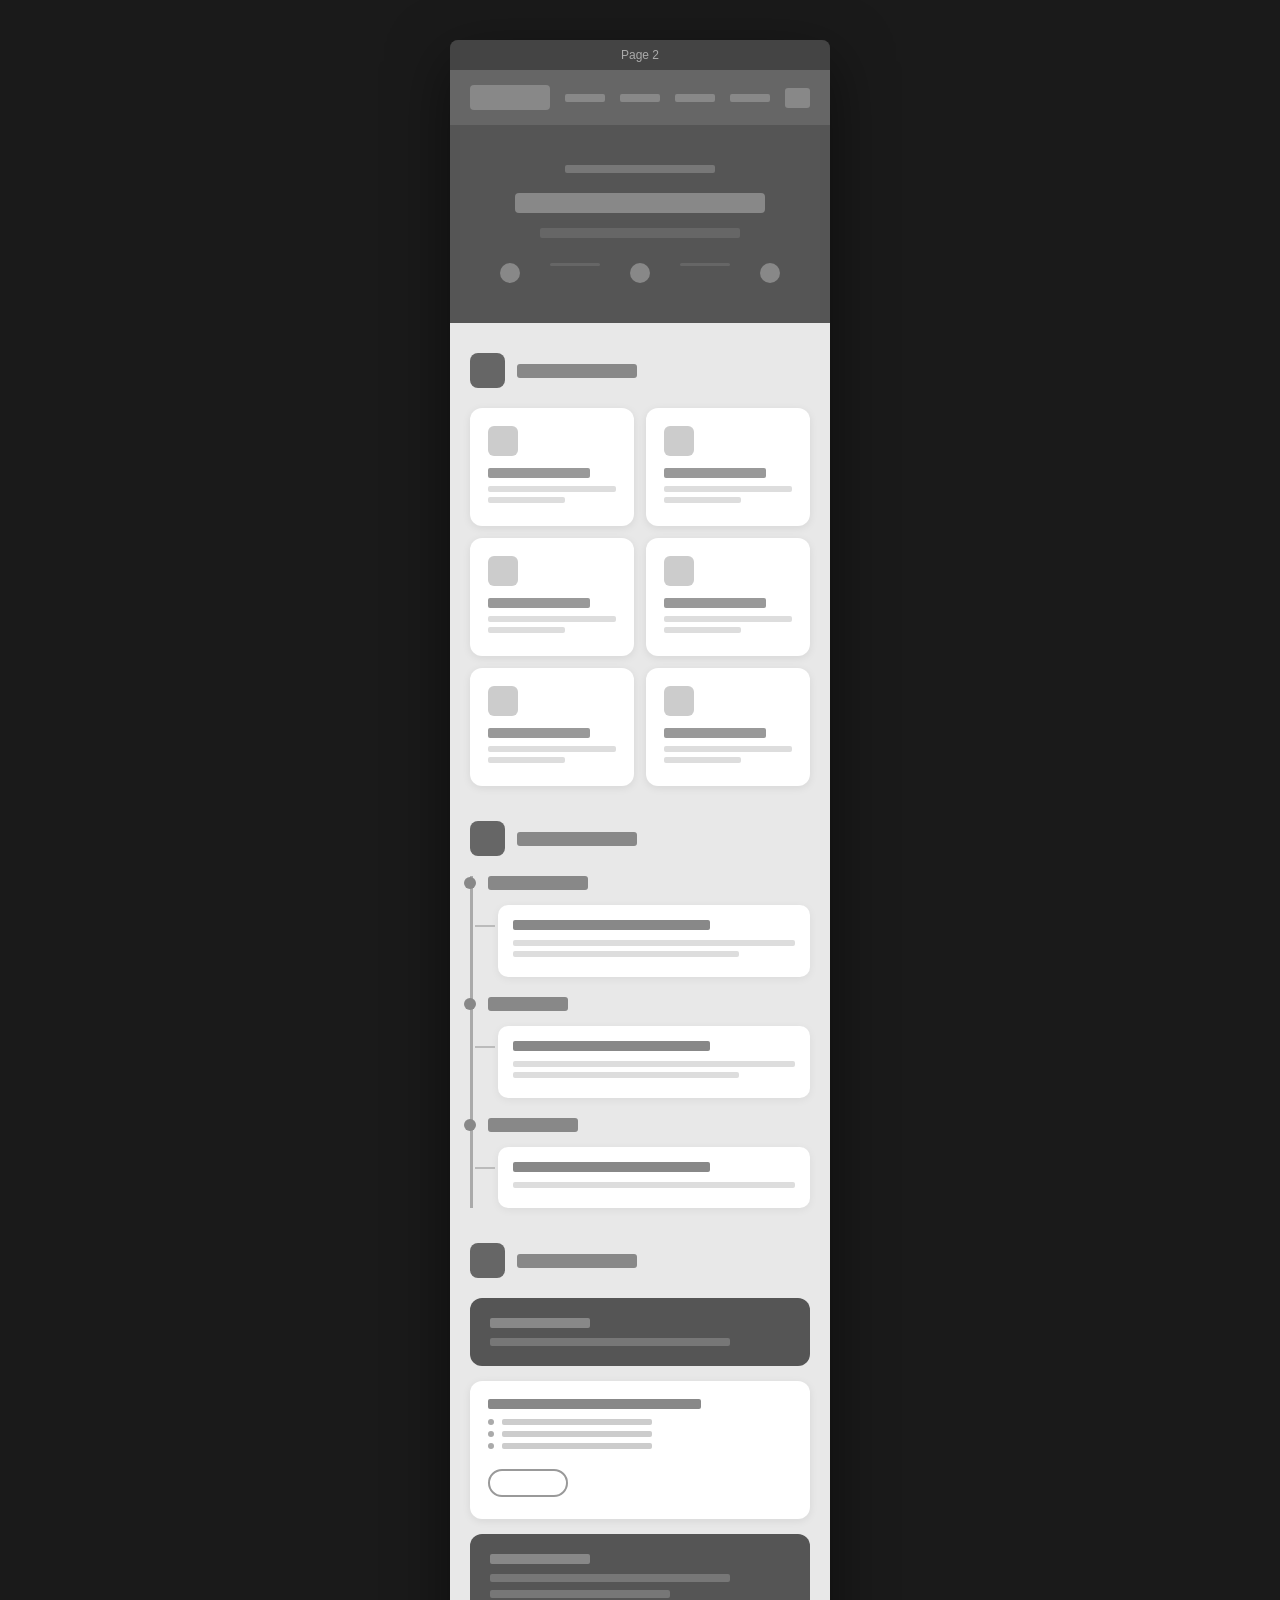
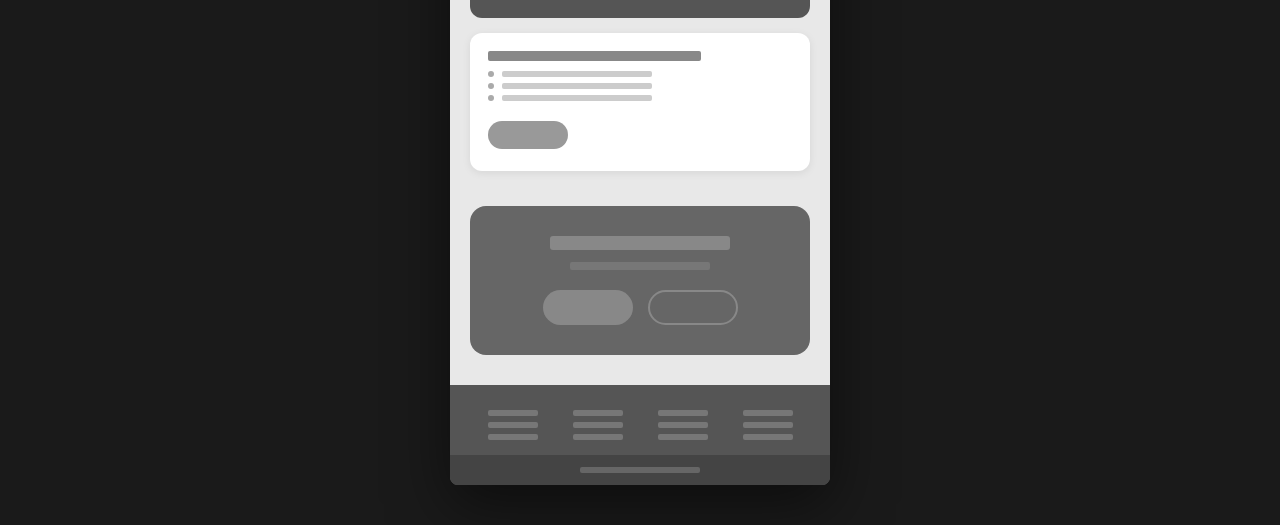
<file: wireframes/page2-wireframe-v2.html>
<!DOCTYPE html>
<html lang="fr">
<head>
  <meta charset="UTF-8">
  <meta name="viewport" content="width=device-width, initial-scale=1.0">
  <title>Page 2 - Wireframe</title>
  <style>
    * {
      margin: 0;
      padding: 0;
      box-sizing: border-box;
    }
    
    body {
      font-family: Arial, sans-serif;
      background: #1a1a1a;
      padding: 40px;
      min-height: 100vh;
    }
    
    .wireframe-container {
      max-width: 380px;
      margin: 0 auto;
      background: #2a2a2a;
      border-radius: 8px;
      overflow: hidden;
      box-shadow: 0 20px 60px rgba(0,0,0,0.5);
    }
    
    /* Page Label */
    .page-label {
      background: #444;
      color: #aaa;
      text-align: center;
      padding: 8px;
      font-size: 12px;
    }
    
    /* Header */
    .wf-header {
      background: #666;
      padding: 15px 20px;
      display: flex;
      justify-content: space-between;
      align-items: center;
    }
    
    .wf-logo {
      width: 80px;
      height: 25px;
      background: #888;
      border-radius: 4px;
    }
    
    .wf-nav {
      display: flex;
      gap: 15px;
    }
    
    .wf-nav-item {
      width: 40px;
      height: 8px;
      background: #888;
      border-radius: 2px;
    }
    
    .wf-menu-icon {
      width: 25px;
      height: 20px;
      background: #888;
      border-radius: 3px;
    }
    
    /* Hero */
    .wf-hero {
      background: #555;
      padding: 40px 25px;
      text-align: center;
    }
    
    .wf-breadcrumb {
      width: 150px;
      height: 8px;
      background: #777;
      border-radius: 2px;
      margin: 0 auto 20px;
    }
    
    .wf-title {
      width: 250px;
      height: 20px;
      background: #888;
      border-radius: 4px;
      margin: 0 auto 15px;
    }
    
    .wf-subtitle {
      width: 200px;
      height: 10px;
      background: #666;
      border-radius: 2px;
      margin: 0 auto;
    }
    
    /* Steps indicator */
    .wf-steps {
      display: flex;
      justify-content: center;
      gap: 30px;
      margin-top: 25px;
    }
    
    .wf-step {
      display: flex;
      align-items: center;
      gap: 8px;
    }
    
    .wf-step-dot {
      width: 20px;
      height: 20px;
      background: #888;
      border-radius: 50%;
    }
    
    .wf-step-line {
      width: 50px;
      height: 3px;
      background: #666;
      border-radius: 2px;
    }
    
    /* Main Content */
    .wf-main {
      background: #e8e8e8;
      padding: 30px 20px;
    }
    
    /* Section */
    .wf-section {
      margin-bottom: 35px;
    }
    
    .wf-section-header {
      display: flex;
      align-items: center;
      gap: 12px;
      margin-bottom: 20px;
    }
    
    .wf-section-icon {
      width: 35px;
      height: 35px;
      background: #666;
      border-radius: 8px;
    }
    
    .wf-section-title {
      width: 120px;
      height: 14px;
      background: #888;
      border-radius: 3px;
    }
    
    /* Cards Grid */
    .wf-cards-grid {
      display: grid;
      grid-template-columns: 1fr 1fr;
      gap: 12px;
    }
    
    .wf-card {
      background: #fff;
      border-radius: 12px;
      padding: 18px;
      box-shadow: 0 2px 8px rgba(0,0,0,0.08);
    }
    
    .wf-card-icon {
      width: 30px;
      height: 30px;
      background: #ccc;
      border-radius: 6px;
      margin-bottom: 12px;
    }
    
    .wf-card-title {
      width: 80%;
      height: 10px;
      background: #999;
      border-radius: 2px;
      margin-bottom: 8px;
    }
    
    .wf-card-text {
      width: 100%;
      height: 6px;
      background: #ddd;
      border-radius: 2px;
      margin-bottom: 5px;
    }
    
    .wf-card-text.short {
      width: 60%;
    }
    
    /* Branch Style Section */
    .wf-branch-section {
      margin-bottom: 35px;
      padding-left: 15px;
      border-left: 3px solid #aaa;
    }
    
    .wf-branch-header {
      display: flex;
      align-items: center;
      gap: 12px;
      margin-bottom: 15px;
      margin-left: -15px;
      padding-left: 12px;
    }
    
    .wf-branch-dot {
      width: 12px;
      height: 12px;
      background: #888;
      border-radius: 50%;
      margin-left: -21px;
    }
    
    /* Branch Items */
    .wf-branch-item {
      background: #fff;
      border-radius: 10px;
      padding: 15px;
      margin-bottom: 12px;
      margin-left: 10px;
      position: relative;
      box-shadow: 0 2px 8px rgba(0,0,0,0.06);
    }
    
    .wf-branch-item::before {
      content: '';
      position: absolute;
      left: -23px;
      top: 20px;
      width: 20px;
      height: 2px;
      background: #bbb;
    }
    
    .wf-branch-item-title {
      width: 70%;
      height: 10px;
      background: #888;
      border-radius: 2px;
      margin-bottom: 10px;
    }
    
    .wf-branch-item-text {
      width: 100%;
      height: 6px;
      background: #ddd;
      border-radius: 2px;
      margin-bottom: 5px;
    }
    
    .wf-branch-item-text.medium {
      width: 80%;
    }
    
    /* Sub Branch */
    .wf-sub-branch {
      margin-left: 20px;
      padding-left: 12px;
      border-left: 2px solid #ccc;
      margin-top: 15px;
    }
    
    .wf-sub-branch-header {
      display: flex;
      align-items: center;
      gap: 8px;
      margin-bottom: 12px;
      margin-left: -12px;
    }
    
    .wf-sub-branch-dot {
      width: 8px;
      height: 8px;
      background: #999;
      border-radius: 50%;
      margin-left: -17px;
    }
    
    .wf-sub-branch-title {
      width: 60px;
      height: 8px;
      background: #999;
      border-radius: 2px;
    }
    
    /* Highlight Box */
    .wf-highlight {
      background: #555;
      border-radius: 12px;
      padding: 20px;
      margin-bottom: 15px;
    }
    
    .wf-highlight-title {
      width: 100px;
      height: 10px;
      background: #888;
      border-radius: 2px;
      margin-bottom: 10px;
    }
    
    .wf-highlight-text {
      width: 80%;
      height: 8px;
      background: #777;
      border-radius: 2px;
    }
    
    /* List Items */
    .wf-list {
      margin: 10px 0;
    }
    
    .wf-list-item {
      display: flex;
      align-items: center;
      gap: 8px;
      margin-bottom: 6px;
    }
    
    .wf-list-bullet {
      width: 6px;
      height: 6px;
      background: #aaa;
      border-radius: 50%;
    }
    
    .wf-list-text {
      width: 150px;
      height: 6px;
      background: #ccc;
      border-radius: 2px;
    }
    
    /* Button */
    .wf-button {
      display: inline-block;
      width: 80px;
      height: 28px;
      background: #999;
      border-radius: 20px;
      margin-top: 10px;
    }
    
    .wf-button.outline {
      background: transparent;
      border: 2px solid #999;
    }
    
    /* CTA Section */
    .wf-cta {
      background: #666;
      border-radius: 16px;
      padding: 30px 20px;
      text-align: center;
      margin-top: 20px;
    }
    
    .wf-cta-title {
      width: 180px;
      height: 14px;
      background: #888;
      border-radius: 3px;
      margin: 0 auto 12px;
    }
    
    .wf-cta-text {
      width: 140px;
      height: 8px;
      background: #777;
      border-radius: 2px;
      margin: 0 auto 20px;
    }
    
    .wf-cta-buttons {
      display: flex;
      justify-content: center;
      gap: 15px;
    }
    
    .wf-cta-btn {
      width: 90px;
      height: 35px;
      background: #888;
      border-radius: 20px;
    }
    
    .wf-cta-btn.outline {
      background: transparent;
      border: 2px solid #888;
    }
    
    /* Footer */
    .wf-footer {
      background: #555;
      padding: 25px 20px;
    }
    
    .wf-footer-links {
      display: flex;
      justify-content: space-around;
      margin-bottom: 15px;
    }
    
    .wf-footer-col {
      display: flex;
      flex-direction: column;
      gap: 6px;
    }
    
    .wf-footer-link {
      width: 50px;
      height: 6px;
      background: #777;
      border-radius: 2px;
    }
    
    .wf-footer-copyright {
      background: #444;
      padding: 12px;
      margin: 15px -20px -25px;
    }
    
    .wf-footer-copyright-text {
      width: 120px;
      height: 6px;
      background: #666;
      border-radius: 2px;
      margin: 0 auto;
    }
  </style>
</head>
<body>

<div class="wireframe-container">
  <!-- Page Label -->
  <div class="page-label">Page 2</div>
  
  <!-- Header -->
  <div class="wf-header">
    <div class="wf-logo"></div>
    <div class="wf-nav">
      <div class="wf-nav-item"></div>
      <div class="wf-nav-item"></div>
      <div class="wf-nav-item"></div>
      <div class="wf-nav-item"></div>
    </div>
    <div class="wf-menu-icon"></div>
  </div>
  
  <!-- Hero -->
  <div class="wf-hero">
    <div class="wf-breadcrumb"></div>
    <div class="wf-title"></div>
    <div class="wf-subtitle"></div>
    
    <!-- Steps: Dossier - Date - Options -->
    <div class="wf-steps">
      <div class="wf-step">
        <div class="wf-step-dot"></div>
      </div>
      <div class="wf-step-line"></div>
      <div class="wf-step">
        <div class="wf-step-dot"></div>
      </div>
      <div class="wf-step-line"></div>
      <div class="wf-step">
        <div class="wf-step-dot"></div>
      </div>
    </div>
  </div>
  
  <!-- Main Content -->
  <div class="wf-main">
    
    <!-- SECTION 1: Dossier à fournir -->
    <div class="wf-section">
      <div class="wf-section-header">
        <div class="wf-section-icon"></div>
        <div class="wf-section-title"></div>
      </div>
      
      <!-- Cards: Comment étudier + Dossiers -->
      <div class="wf-cards-grid">
        <div class="wf-card">
          <div class="wf-card-icon"></div>
          <div class="wf-card-title"></div>
          <div class="wf-card-text"></div>
          <div class="wf-card-text short"></div>
        </div>
        <div class="wf-card">
          <div class="wf-card-icon"></div>
          <div class="wf-card-title"></div>
          <div class="wf-card-text"></div>
          <div class="wf-card-text short"></div>
        </div>
        <div class="wf-card">
          <div class="wf-card-icon"></div>
          <div class="wf-card-title"></div>
          <div class="wf-card-text"></div>
          <div class="wf-card-text short"></div>
        </div>
        <div class="wf-card">
          <div class="wf-card-icon"></div>
          <div class="wf-card-title"></div>
          <div class="wf-card-text"></div>
          <div class="wf-card-text short"></div>
        </div>
        <div class="wf-card">
          <div class="wf-card-icon"></div>
          <div class="wf-card-title"></div>
          <div class="wf-card-text"></div>
          <div class="wf-card-text short"></div>
        </div>
        <div class="wf-card">
          <div class="wf-card-icon"></div>
          <div class="wf-card-title"></div>
          <div class="wf-card-text"></div>
          <div class="wf-card-text short"></div>
        </div>
      </div>
    </div>
    
    <!-- SECTION 2: Date (Branch Style) -->
    <div class="wf-section">
      <div class="wf-section-header">
        <div class="wf-section-icon"></div>
        <div class="wf-section-title"></div>
      </div>
      
      <div class="wf-branch-section">
        <!-- Date limite -->
        <div class="wf-branch-header">
          <div class="wf-branch-dot"></div>
          <div class="wf-section-title" style="width:100px;"></div>
        </div>
        <div class="wf-branch-item">
          <div class="wf-branch-item-title"></div>
          <div class="wf-branch-item-text"></div>
          <div class="wf-branch-item-text medium"></div>
        </div>
        
        <!-- Liste admis -->
        <div class="wf-branch-header" style="margin-top:20px;">
          <div class="wf-branch-dot"></div>
          <div class="wf-section-title" style="width:80px;"></div>
        </div>
        <div class="wf-branch-item">
          <div class="wf-branch-item-title"></div>
          <div class="wf-branch-item-text"></div>
          <div class="wf-branch-item-text medium"></div>
        </div>
        
        <!-- Another item -->
        <div class="wf-branch-header" style="margin-top:20px;">
          <div class="wf-branch-dot"></div>
          <div class="wf-section-title" style="width:90px;"></div>
        </div>
        <div class="wf-branch-item">
          <div class="wf-branch-item-title"></div>
          <div class="wf-branch-item-text"></div>
        </div>
      </div>
    </div>
    
    <!-- SECTION 3: Options -->
    <div class="wf-section">
      <div class="wf-section-header">
        <div class="wf-section-icon"></div>
        <div class="wf-section-title"></div>
      </div>
      
      <!-- Highlight: Rentrée -->
      <div class="wf-highlight">
        <div class="wf-highlight-title"></div>
        <div class="wf-highlight-text"></div>
      </div>
      
      <!-- Sub items -->
      <div class="wf-card" style="margin-bottom:15px;">
        <div class="wf-branch-item-title"></div>
        <div class="wf-list">
          <div class="wf-list-item">
            <div class="wf-list-bullet"></div>
            <div class="wf-list-text"></div>
          </div>
          <div class="wf-list-item">
            <div class="wf-list-bullet"></div>
            <div class="wf-list-text"></div>
          </div>
          <div class="wf-list-item">
            <div class="wf-list-bullet"></div>
            <div class="wf-list-text"></div>
          </div>
        </div>
        <div class="wf-button outline"></div>
      </div>
      
      <!-- Détails card -->
      <div class="wf-highlight">
        <div class="wf-highlight-title"></div>
        <div class="wf-highlight-text"></div>
        <div class="wf-highlight-text" style="width:60%; margin-top:8px;"></div>
      </div>
      
      <div class="wf-card">
        <div class="wf-branch-item-title"></div>
        <div class="wf-list">
          <div class="wf-list-item">
            <div class="wf-list-bullet"></div>
            <div class="wf-list-text"></div>
          </div>
          <div class="wf-list-item">
            <div class="wf-list-bullet"></div>
            <div class="wf-list-text"></div>
          </div>
          <div class="wf-list-item">
            <div class="wf-list-bullet"></div>
            <div class="wf-list-text"></div>
          </div>
        </div>
        <div class="wf-button"></div>
      </div>
    </div>
    
    <!-- CTA Section -->
    <div class="wf-cta">
      <div class="wf-cta-title"></div>
      <div class="wf-cta-text"></div>
      <div class="wf-cta-buttons">
        <div class="wf-cta-btn"></div>
        <div class="wf-cta-btn outline"></div>
      </div>
    </div>
    
  </div>
  
  <!-- Footer -->
  <div class="wf-footer">
    <div class="wf-footer-links">
      <div class="wf-footer-col">
        <div class="wf-footer-link"></div>
        <div class="wf-footer-link"></div>
        <div class="wf-footer-link"></div>
      </div>
      <div class="wf-footer-col">
        <div class="wf-footer-link"></div>
        <div class="wf-footer-link"></div>
        <div class="wf-footer-link"></div>
      </div>
      <div class="wf-footer-col">
        <div class="wf-footer-link"></div>
        <div class="wf-footer-link"></div>
        <div class="wf-footer-link"></div>
      </div>
      <div class="wf-footer-col">
        <div class="wf-footer-link"></div>
        <div class="wf-footer-link"></div>
        <div class="wf-footer-link"></div>
      </div>
    </div>
    <div class="wf-footer-copyright">
      <div class="wf-footer-copyright-text"></div>
    </div>
  </div>
  
</div>

</body>
</html>
</file>
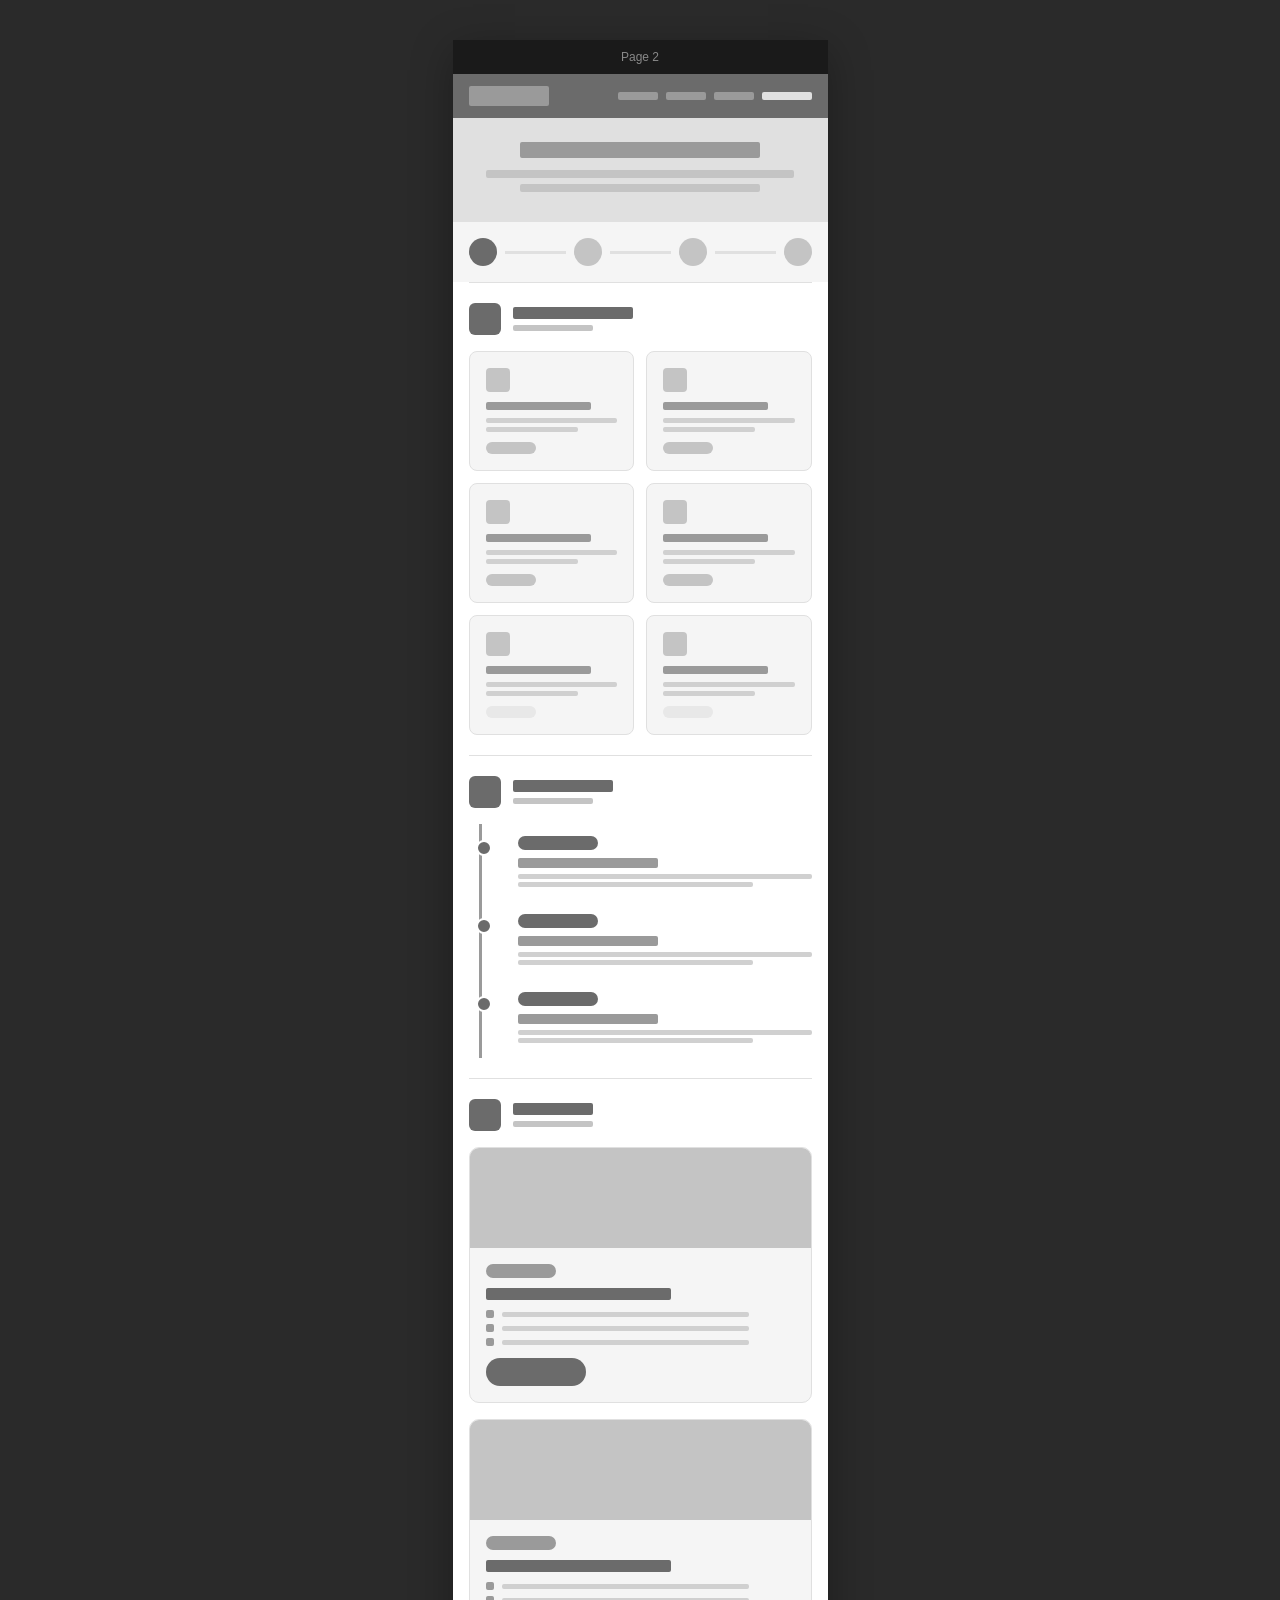
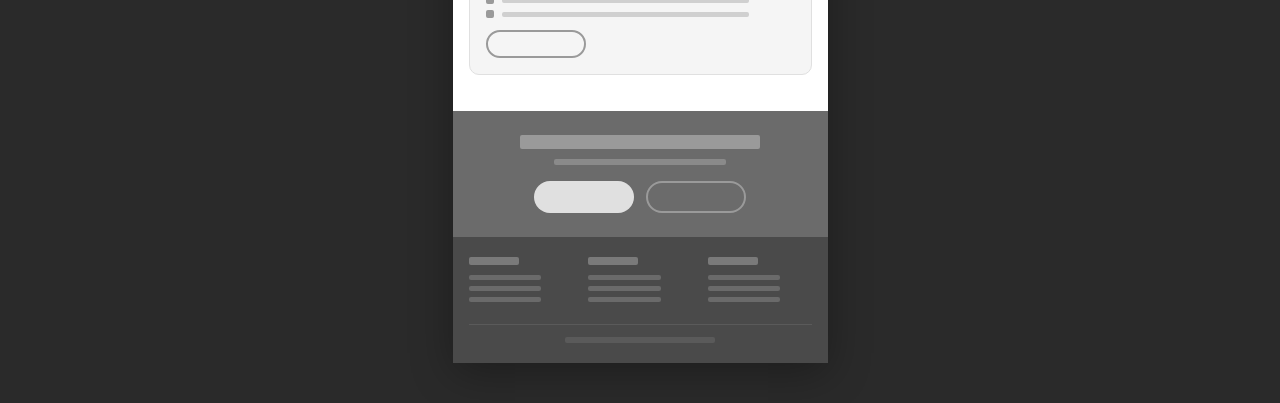
<file: wireframes/page2.html>
<!DOCTYPE html>
<html lang="fr">
<head>
    <meta charset="UTF-8">
    <meta name="viewport" content="width=device-width, initial-scale=1.0">
    <title>Page 2</title>
    <style>
        * {
            margin: 0;
            padding: 0;
            box-sizing: border-box;
        }

        body {
            font-family: Arial, sans-serif;
            background: #2a2a2a;
            min-height: 100vh;
            display: flex;
            justify-content: center;
            padding: 40px 20px;
        }

        .wireframe-container {
            width: 375px;
            background: #ffffff;
            box-shadow: 0 10px 40px rgba(0,0,0,0.3);
        }

        /* ========== BLOCKS STYLES ========== */
        .block-dark {
            background: #6b6b6b;
        }

        .block-medium {
            background: #9a9a9a;
        }

        .block-light {
            background: #c4c4c4;
        }

        .block-lighter {
            background: #e0e0e0;
        }

        /* ========== HEADER ========== */
        .header {
            background: #6b6b6b;
            padding: 12px 16px;
            display: flex;
            justify-content: space-between;
            align-items: center;
        }

        .logo {
            width: 80px;
            height: 20px;
            background: #9a9a9a;
            border-radius: 2px;
        }

        .nav-items {
            display: flex;
            gap: 8px;
        }

        .nav-item {
            width: 40px;
            height: 8px;
            background: #9a9a9a;
            border-radius: 2px;
        }

        /* ========== HERO ========== */
        .hero {
            background: #e0e0e0;
            padding: 24px 16px;
            text-align: center;
        }

        .hero-title {
            width: 70%;
            height: 16px;
            background: #9a9a9a;
            margin: 0 auto 12px;
            border-radius: 2px;
        }

        .hero-subtitle {
            width: 90%;
            height: 8px;
            background: #c4c4c4;
            margin: 0 auto 6px;
            border-radius: 2px;
        }

        /* ========== STEPS INDICATOR ========== */
        .steps {
            padding: 16px;
            display: flex;
            justify-content: space-between;
            align-items: center;
            background: #f5f5f5;
        }

        .step-circle {
            width: 28px;
            height: 28px;
            border-radius: 50%;
            background: #c4c4c4;
        }

        .step-circle.active {
            background: #6b6b6b;
        }

        .step-line {
            flex: 1;
            height: 3px;
            background: #e0e0e0;
            margin: 0 8px;
        }

        /* ========== SECTION ========== */
        .section {
            padding: 20px 16px;
        }

        .section-header {
            display: flex;
            align-items: center;
            gap: 12px;
            margin-bottom: 16px;
        }

        .section-icon {
            width: 32px;
            height: 32px;
            background: #6b6b6b;
            border-radius: 6px;
        }

        .section-title {
            flex: 1;
        }

        .section-title .title-bar {
            width: 120px;
            height: 12px;
            background: #6b6b6b;
            border-radius: 2px;
            margin-bottom: 6px;
        }

        .section-title .subtitle-bar {
            width: 80px;
            height: 6px;
            background: #c4c4c4;
            border-radius: 2px;
        }

        /* ========== CARDS GRID ========== */
        .cards-grid {
            display: grid;
            grid-template-columns: 1fr 1fr;
            gap: 12px;
        }

        .card {
            background: #f5f5f5;
            border-radius: 8px;
            padding: 16px;
            border: 1px solid #e0e0e0;
        }

        .card-icon {
            width: 24px;
            height: 24px;
            background: #c4c4c4;
            border-radius: 4px;
            margin-bottom: 10px;
        }

        .card-title {
            width: 80%;
            height: 8px;
            background: #9a9a9a;
            border-radius: 2px;
            margin-bottom: 8px;
        }

        .card-text {
            width: 100%;
            height: 5px;
            background: #d0d0d0;
            border-radius: 2px;
            margin-bottom: 4px;
        }

        .card-tag {
            width: 50px;
            height: 12px;
            background: #c4c4c4;
            border-radius: 6px;
            margin-top: 10px;
        }

        /* ========== TIMELINE ========== */
        .timeline {
            padding-left: 20px;
            border-left: 3px solid #9a9a9a;
            margin-left: 10px;
        }

        .timeline-item {
            position: relative;
            padding: 12px 0;
            padding-left: 16px;
        }

        .timeline-item::before {
            content: '';
            position: absolute;
            left: -26px;
            top: 16px;
            width: 12px;
            height: 12px;
            background: #6b6b6b;
            border-radius: 50%;
            border: 2px solid white;
        }

        .timeline-date {
            width: 80px;
            height: 14px;
            background: #6b6b6b;
            border-radius: 8px;
            margin-bottom: 8px;
        }

        .timeline-title {
            width: 140px;
            height: 10px;
            background: #9a9a9a;
            border-radius: 2px;
            margin-bottom: 6px;
        }

        .timeline-text {
            width: 100%;
            height: 5px;
            background: #d0d0d0;
            border-radius: 2px;
            margin-bottom: 3px;
        }

        /* ========== OPTIONS CARDS ========== */
        .option-card {
            background: #f5f5f5;
            border-radius: 10px;
            overflow: hidden;
            margin-bottom: 16px;
            border: 1px solid #e0e0e0;
        }

        .option-image {
            width: 100%;
            height: 100px;
            background: #c4c4c4;
        }

        .option-content {
            padding: 16px;
        }

        .option-tag {
            width: 70px;
            height: 14px;
            background: #9a9a9a;
            border-radius: 8px;
            margin-bottom: 10px;
        }

        .option-title {
            width: 60%;
            height: 12px;
            background: #6b6b6b;
            border-radius: 2px;
            margin-bottom: 10px;
        }

        .option-list {
            margin-bottom: 12px;
        }

        .option-list-item {
            display: flex;
            align-items: center;
            gap: 8px;
            margin-bottom: 6px;
        }

        .option-check {
            width: 8px;
            height: 8px;
            background: #9a9a9a;
            border-radius: 2px;
        }

        .option-list-text {
            width: 80%;
            height: 5px;
            background: #d0d0d0;
            border-radius: 2px;
        }

        .option-btn {
            width: 100px;
            height: 28px;
            background: #6b6b6b;
            border-radius: 14px;
        }

        .option-btn.outline {
            background: transparent;
            border: 2px solid #9a9a9a;
        }

        /* ========== CTA SECTION ========== */
        .cta {
            background: #6b6b6b;
            padding: 24px 16px;
            text-align: center;
        }

        .cta-title {
            width: 70%;
            height: 14px;
            background: #9a9a9a;
            margin: 0 auto 10px;
            border-radius: 2px;
        }

        .cta-text {
            width: 50%;
            height: 6px;
            background: #8a8a8a;
            margin: 0 auto 16px;
            border-radius: 2px;
        }

        .cta-buttons {
            display: flex;
            justify-content: center;
            gap: 12px;
        }

        .cta-btn {
            width: 100px;
            height: 32px;
            background: #e0e0e0;
            border-radius: 16px;
        }

        .cta-btn.secondary {
            background: transparent;
            border: 2px solid #9a9a9a;
        }

        /* ========== FOOTER ========== */
        .footer {
            background: #4a4a4a;
            padding: 20px 16px;
        }

        .footer-grid {
            display: grid;
            grid-template-columns: repeat(3, 1fr);
            gap: 16px;
            margin-bottom: 16px;
        }

        .footer-col-title {
            width: 50px;
            height: 8px;
            background: #7a7a7a;
            border-radius: 2px;
            margin-bottom: 10px;
        }

        .footer-link {
            width: 70%;
            height: 5px;
            background: #6a6a6a;
            border-radius: 2px;
            margin-bottom: 6px;
        }

        .footer-bottom {
            border-top: 1px solid #5a5a5a;
            padding-top: 12px;
            display: flex;
            justify-content: center;
        }

        .footer-copyright {
            width: 150px;
            height: 6px;
            background: #5a5a5a;
            border-radius: 2px;
        }

        /* ========== PAGE LABEL ========== */
        .page-label {
            text-align: center;
            padding: 10px;
            background: #1a1a1a;
            color: #888;
            font-size: 12px;
        }

        /* ========== DIVIDER ========== */
        .divider {
            height: 1px;
            background: #e0e0e0;
            margin: 0 16px;
        }
    </style>
</head>
<body>

    <div class="wireframe-container">
        
        <!-- PAGE LABEL -->
        <div class="page-label">Page 2 </div>

        <!-- HEADER -->
        <div class="header">
            <div class="logo"></div>
            <div class="nav-items">
                <div class="nav-item"></div>
                <div class="nav-item"></div>
                <div class="nav-item"></div>
                <div class="nav-item" style="width: 50px; background: #e0e0e0;"></div>
            </div>
        </div>

        <!-- HERO -->
        <div class="hero">
            <div class="hero-title"></div>
            <div class="hero-subtitle"></div>
            <div class="hero-subtitle" style="width: 70%;"></div>
        </div>

        <!-- STEPS INDICATOR -->
        <div class="steps">
            <div class="step-circle active"></div>
            <div class="step-line"></div>
            <div class="step-circle"></div>
            <div class="step-line"></div>
            <div class="step-circle"></div>
            <div class="step-line"></div>
            <div class="step-circle"></div>
        </div>

        <div class="divider"></div>

        <!-- SECTION 1: DOSSIER À FOURNIR -->
        <div class="section">
            <div class="section-header">
                <div class="section-icon"></div>
                <div class="section-title">
                    <div class="title-bar"></div>
                    <div class="subtitle-bar"></div>
                </div>
            </div>

            <div class="cards-grid">
                <div class="card">
                    <div class="card-icon"></div>
                    <div class="card-title"></div>
                    <div class="card-text"></div>
                    <div class="card-text" style="width: 70%;"></div>
                    <div class="card-tag"></div>
                </div>
                <div class="card">
                    <div class="card-icon"></div>
                    <div class="card-title"></div>
                    <div class="card-text"></div>
                    <div class="card-text" style="width: 70%;"></div>
                    <div class="card-tag"></div>
                </div>
                <div class="card">
                    <div class="card-icon"></div>
                    <div class="card-title"></div>
                    <div class="card-text"></div>
                    <div class="card-text" style="width: 70%;"></div>
                    <div class="card-tag"></div>
                </div>
                <div class="card">
                    <div class="card-icon"></div>
                    <div class="card-title"></div>
                    <div class="card-text"></div>
                    <div class="card-text" style="width: 70%;"></div>
                    <div class="card-tag"></div>
                </div>
                <div class="card">
                    <div class="card-icon"></div>
                    <div class="card-title"></div>
                    <div class="card-text"></div>
                    <div class="card-text" style="width: 70%;"></div>
                    <div class="card-tag" style="background: #e8e8e8;"></div>
                </div>
                <div class="card">
                    <div class="card-icon"></div>
                    <div class="card-title"></div>
                    <div class="card-text"></div>
                    <div class="card-text" style="width: 70%;"></div>
                    <div class="card-tag" style="background: #e8e8e8;"></div>
                </div>
            </div>
        </div>

        <div class="divider"></div>

        <!-- SECTION 2: DATES -->
        <div class="section">
            <div class="section-header">
                <div class="section-icon"></div>
                <div class="section-title">
                    <div class="title-bar" style="width: 100px;"></div>
                    <div class="subtitle-bar"></div>
                </div>
            </div>

            <div class="timeline">
                <div class="timeline-item">
                    <div class="timeline-date"></div>
                    <div class="timeline-title"></div>
                    <div class="timeline-text"></div>
                    <div class="timeline-text" style="width: 80%;"></div>
                </div>
                <div class="timeline-item">
                    <div class="timeline-date"></div>
                    <div class="timeline-title"></div>
                    <div class="timeline-text"></div>
                    <div class="timeline-text" style="width: 80%;"></div>
                </div>
                <div class="timeline-item">
                    <div class="timeline-date"></div>
                    <div class="timeline-title"></div>
                    <div class="timeline-text"></div>
                    <div class="timeline-text" style="width: 80%;"></div>
                </div>
            </div>
        </div>

        <div class="divider"></div>

        <!-- SECTION 3: OPTIONS -->
        <div class="section">
            <div class="section-header">
                <div class="section-icon"></div>
                <div class="section-title">
                    <div class="title-bar" style="width: 80px;"></div>
                    <div class="subtitle-bar"></div>
                </div>
            </div>

            <div class="option-card">
                <div class="option-image"></div>
                <div class="option-content">
                    <div class="option-tag"></div>
                    <div class="option-title"></div>
                    <div class="option-list">
                        <div class="option-list-item">
                            <div class="option-check"></div>
                            <div class="option-list-text"></div>
                        </div>
                        <div class="option-list-item">
                            <div class="option-check"></div>
                            <div class="option-list-text"></div>
                        </div>
                        <div class="option-list-item">
                            <div class="option-check"></div>
                            <div class="option-list-text"></div>
                        </div>
                    </div>
                    <div class="option-btn"></div>
                </div>
            </div>

            <div class="option-card">
                <div class="option-image"></div>
                <div class="option-content">
                    <div class="option-tag"></div>
                    <div class="option-title"></div>
                    <div class="option-list">
                        <div class="option-list-item">
                            <div class="option-check"></div>
                            <div class="option-list-text"></div>
                        </div>
                        <div class="option-list-item">
                            <div class="option-check"></div>
                            <div class="option-list-text"></div>
                        </div>
                        <div class="option-list-item">
                            <div class="option-check"></div>
                            <div class="option-list-text"></div>
                        </div>
                    </div>
                    <div class="option-btn outline"></div>
                </div>
            </div>
        </div>

        <!-- CTA -->
        <div class="cta">
            <div class="cta-title"></div>
            <div class="cta-text"></div>
            <div class="cta-buttons">
                <div class="cta-btn"></div>
                <div class="cta-btn secondary"></div>
            </div>
        </div>

        <!-- FOOTER -->
        <div class="footer">
            <div class="footer-grid">
                <div>
                    <div class="footer-col-title"></div>
                    <div class="footer-link"></div>
                    <div class="footer-link"></div>
                    <div class="footer-link"></div>
                </div>
                <div>
                    <div class="footer-col-title"></div>
                    <div class="footer-link"></div>
                    <div class="footer-link"></div>
                    <div class="footer-link"></div>
                </div>
                <div>
                    <div class="footer-col-title"></div>
                    <div class="footer-link"></div>
                    <div class="footer-link"></div>
                    <div class="footer-link"></div>
                </div>
            </div>
            <div class="footer-bottom">
                <div class="footer-copyright"></div>
            </div>
        </div>

    </div>

</body>
</html>
</file>
<file: css/style.css>
@font-face {
  font-family: 'Aktiv Grotesk';
  src: url('../assets/fonts/AktivGrotesk-Medium.ttf') format('truetype');
  font-weight: 400;
  font-style: normal;
}

@font-face {
  font-family: 'Aktiv Grotesk';
  src: url('../assets/fonts/AktivGrotesk-Bold.ttf') format('truetype');
  font-weight: 700;
  font-style: normal;
}

@font-face {
  font-family: 'Aktiv Grotesk';
  src: url('../assets/fonts/AktivGrotesk-Light.ttf') format('truetype');
  font-weight: 300;
  font-style: normal;
}

@font-face {
  font-family: 'Fractul';
  src: url('../assets/fonts/fonnts.com-fractul-italic.otf') format('opentype');
  font-weight: normal;
  font-style: italic;
}

*, *::before, *::after { box-sizing: border-box; margin: 0; padding: 0; }

:root {
  
  --green:    #A6CE39;
  --green-dk: #85a82c;
  --blue:     #536ae4;
  --blue-d:   #283a97;
  --dark:     #0a0f2e;

  --bg:          #f4f6ff;
  --bg-card:     #ffffff;
  --text-head:   #0e1535;
  --text-body:   #2d3460;
  --text-muted:  #6b7a99;
  --border:      rgba(83,106,228,0.10);
  --shadow-sm:   0 4px 20px rgba(40,58,151,0.08);
  --shadow-md:   0 10px 40px rgba(40,58,151,0.14);
  --shadow-lg:   0 18px 56px rgba(40,58,151,0.18);

  --toggle-bg:     #d0d8f0;
  --toggle-thumb:  #fff;
  --toggle-icon-c: #536ae4;
}

html.dark {
  --bg:          #080e28;
  --bg-card:     #0f1735;
  --text-head:   #eef1ff;
  --text-body:   #b0bcdd;
  --text-muted:  #6878a8;
  --border:      rgba(255,255,255,0.07);
  --shadow-sm:   0 4px 20px rgba(0,0,0,0.30);
  --shadow-md:   0 10px 40px rgba(0,0,0,0.40);
  --shadow-lg:   0 18px 56px rgba(0,0,0,0.50);

  --toggle-bg:     #1e2d60;
  --toggle-thumb:  #e8eeff;
  --toggle-icon-c: #A6CE39;
}

html { scroll-behavior: smooth; }

body {
  font-family: 'Aktiv Grotesk', -apple-system, BlinkMacSystemFont, sans-serif;
  background: var(--bg);
  color: var(--text-body);
  transition: background .35s, color .35s;
  -webkit-font-smoothing: antialiased;
}

/* Titres avec Fractul Italic */
h1, h2, h3, h4, h5, h6 {
  font-family: 'Fractul', serif;
  font-style: italic;
  color: var(--text-head);
}

a   { text-decoration: none; color: inherit; }
img { display: block; }

.header {
  position: fixed;
  top: 0; left: 0; right: 0;
  z-index: 1000;
  height: 64px;
  background: rgba(12, 20, 80, 0.78);
  backdrop-filter: blur(18px) saturate(160%);
  -webkit-backdrop-filter: blur(18px) saturate(160%);
  border-bottom: 1px solid rgba(255,255,255,0.07);
  transition: background .35s;
}

.header-inner {
  max-width: 1120px;
  margin: 0 auto;
  padding: 0 28px;
  height: 100%;
  display: flex;
  align-items: center;
  justify-content: space-between;
  gap: 20px;
}

.logo         { display: flex; align-items: center; }
.logo img     { height: 30px; width: auto; }


.nav {
  display: flex;
  align-items: center;
  gap: 28px;
}

.nav a {
  color: rgba(255,255,255,.78);
  font-size: .84rem;
  font-weight: 600;
  letter-spacing: .02em;
  position: relative;
  padding-bottom: 3px;
  transition: color .2s;
  white-space: nowrap;
}

.nav a::after {
  content: '';
  position: absolute;
  bottom: 0; left: 0;
  width: 0; height: 2px;
  border-radius: 2px;
  background: var(--green);
  transition: width .25s cubic-bezier(.4,0,.2,1);
}

.nav a:hover          { color: #fff; }
.nav a:hover::after   { width: 100%; }

.nav-cta {
  display: inline-flex;
  align-items: center;
  justify-content: center;
  gap: 6px;
  background: var(--green);
  color: #0a0f2e !important;
  font-weight: 700 !important;
  font-size: .82rem !important;
  padding: 10px 20px !important;
  border-radius: 30px;
  letter-spacing: .01em;
  line-height: 1;
  position: static !important;
  transition: background .2s, transform .2s !important;
}
.nav-cta::after { display: none !important; }
.nav-cta:hover  { background: #bfdc4a !important; transform: translateY(-1px) !important; }

.right-actions { display: flex; align-items: center; gap: 12px; }

.theme-pill {
  display: flex;
  align-items: center;
  background: var(--toggle-bg);
  border-radius: 30px;
  padding: 3px;
  cursor: pointer;
  border: none;
  transition: background .35s;
  position: relative;
  width: 68px;
  height: 32px;
}

.theme-pill-thumb {
  position: absolute;
  width: 26px; height: 26px;
  border-radius: 50%;
  background: var(--toggle-thumb);
  box-shadow: 0 2px 8px rgba(0,0,0,.20);
  transition: left .3s cubic-bezier(.4,0,.2,1), background .3s;
  left: 3px;
  display: flex;
  align-items: center;
  justify-content: center;
}

html.dark .theme-pill-thumb { left: 39px; }

.theme-pill-thumb svg {
  width: 14px; height: 14px;
  fill: var(--toggle-icon-c);
  transition: fill .3s;
}

.theme-toggle i {
  font-size: 20px;
  color: var(--white);
  transition: color 0.25s ease, transform 0.15s ease;
  /* Font Awesome rendering specifics */
  font-family: "Font Awesome 6 Free" !important;
  font-weight: 900; /* solid */
  display: inline-flex;
  align-items: center;
  justify-content: center;
  line-height: 1;
}

/* Force specific icon colors and add interaction effect */
#icon-sun { color: var(--white) !important; }
#icon-moon { color: var(--white) !important; }
.theme-toggle:active i { transform: scale(0.92) rotate(10deg); }
.theme-toggle[aria-pressed="true"] i { transform: rotate(8deg) scale(1.02); }

/* MENU MOBILE */
.menu-toggle {
  display: none;
  background: none;
  border: none;
  cursor: pointer;
  flex-direction: column;
  gap: 5px;
  padding: 4px;
}

.menu-toggle span {
  display: block;
  width: 22px; height: 2px;
  background: #fff;
  border-radius: 2px;
  transition: transform .25s, opacity .25s;
}


.hero {
  position: relative;
  height: 100vh;
  min-height: 580px;
  max-height: 860px;
  overflow: hidden;
}

.hero-bg {
  position: absolute;
  inset: 0;
  background-size: cover;
  background-position: center 30%;
  transform: scale(1.06);
  animation: heroZoom 10s cubic-bezier(.2,0,.1,1) forwards;
}

@keyframes heroZoom {
  to { transform: scale(1); }
}

.hero-overlay {
  position: absolute;
  inset: 0;
  background: linear-gradient(
    to top,
    rgba(5,8,22,.95)    0%,
    rgba(14,24,90,.62) 38%,
    rgba(0,0,0,.18)   100%
  );
  z-index: 1;
}

.hero-grid {
  position: absolute;
  inset: 0;
  z-index: 2;
  background-image:
    linear-gradient(rgba(166,206,57,.045) 1px, transparent 1px),
    linear-gradient(90deg, rgba(166,206,57,.045) 1px, transparent 1px);
  background-size: 58px 58px;
  animation: gridDrift 26s linear infinite;
  pointer-events: none;
}

@keyframes gridDrift {
  from { background-position: 0 0; }
  to   { background-position: 0 58px; }
}

.hero-content {
  position: absolute;
  inset: 0;
  z-index: 3;
  display: flex;
  flex-direction: column;
  align-items: center;
  justify-content: center;
  text-align: center;
  padding: 80px 28px 140px;
  gap: 22px;
}

.hero-badge {
  display: inline-flex;
  align-items: center;
  gap: 8px;
  font-size: .68rem;
  font-weight: 700;
  letter-spacing: .14em;
  text-transform: uppercase;
  color: var(--green);
  background: rgba(166,206,57,.10);
  border: 1px solid rgba(166,206,57,.28);
  padding: 5px 16px 5px 12px;
  border-radius: 30px;
  animation: fadeUp .5s .05s both;
}

.badge-dot {
  width: 6px; height: 6px;
  border-radius: 50%;
  background: var(--green);
  animation: pulseDot 2.2s ease-in-out infinite;
}

@keyframes pulseDot {
  0%, 100% { opacity: 1; transform: scale(1); }
  50%       { opacity: .4; transform: scale(1.6); }
}

.hero-title {
  font-size: clamp(2.6rem, 7vw, 4.6rem);
  font-weight: 800;
  color: #fff;
  line-height: 1.04;
  letter-spacing: -.04em;
  text-shadow: 0 8px 40px rgba(2,6,23,.55);
  animation: fadeUp .65s .18s both;
}

.hero-title .accent { color: var(--green); }

.hero-sub {
  font-size: clamp(.88rem, 1.8vw, 1.02rem);
  color: rgba(210,222,255,.75);
  max-width: 480px;
  line-height: 1.72;
  font-weight: 400;
  animation: fadeUp .65s .32s both;
}

.hero-ctas {
  display: flex;
  gap: 14px;
  flex-wrap: wrap;
  justify-content: center;
  animation: fadeUp .65s .46s both;
}

.btn-green {
  display: inline-flex;
  align-items: center;
  gap: 8px;
  background: var(--green);
  color: #0a0f2e;
  font-weight: 700;
  font-size: .9rem;
  padding: 13px 30px;
  border-radius: 34px;
  transition: background .2s, transform .2s, box-shadow .2s;
  box-shadow: 0 4px 20px rgba(166,206,57,.35);
}

.btn-green:hover {
  background: #bfdc4a;
  transform: translateY(-2px);
  box-shadow: 0 8px 28px rgba(166,206,57,.45);
}

.btn-ghost {
  display: inline-flex;
  align-items: center;
  gap: 8px;
  background: rgba(255,255,255,.09);
  color: #fff;
  font-weight: 600;
  font-size: .9rem;
  padding: 13px 30px;
  border-radius: 34px;
  border: 1px solid rgba(255,255,255,.22);
  backdrop-filter: blur(10px);
  transition: background .2s, transform .2s;
}

.btn-ghost:hover {
  background: rgba(255,255,255,.16);
  transform: translateY(-2px);
}

.btn-arrow { font-size: 1rem; transition: transform .2s; }
.btn-green:hover .btn-arrow,
.btn-ghost:hover .btn-arrow { transform: translateX(3px); }

.hero-stats {
  position: absolute;
  bottom: 0; left: 0; right: 0;
  z-index: 4;
  display: flex;
  justify-content: center;
  background: rgba(5,8,22,.80);
  backdrop-filter: blur(14px);
  border-top: 1px solid rgba(255,255,255,.07);
  animation: fadeUp .65s .6s both;
}

.hero-stat {
  padding: 14px 38px;
  text-align: center;
  border-right: 1px solid rgba(255,255,255,.07);
  transition: background .2s;
}

.hero-stat:last-child { border-right: none; }
.hero-stat:hover      { background: rgba(166,206,57,.06); }

.hero-stat strong {
  display: block;
  font-size: 1.35rem;
  font-weight: 800;
  color: var(--green);
  line-height: 1.1;
}

.hero-stat span {
  display: block;
  font-size: .68rem;
  color: rgba(190,205,255,.55);
  font-weight: 600;
  text-transform: uppercase;
  letter-spacing: .07em;
  margin-top: 3px;
}

@keyframes fadeUp {
  from { opacity: 0; transform: translateY(22px); }
  to   { opacity: 1; transform: translateY(0); }
}

.programmes {
  padding: 80px 28px 68px;
  max-width: 1060px;
  margin: 0 auto;
}

.sec-eyebrow {
  text-align: center;
  font-size: .7rem;
  font-weight: 700;
  letter-spacing: .16em;
  text-transform: uppercase;
  color: var(--blue);
  margin-bottom: 10px;
}

html.dark .sec-eyebrow { color: #8899ee; }

.sec-title {
  text-align: center;
  font-size: clamp(1.55rem, 3.2vw, 2.1rem);
  font-weight: 800;
  color: var(--text-head);
  margin-bottom: 10px;
  letter-spacing: -.025em;
}

.sec-sub {
  text-align: center;
  color: var(--text-muted);
  font-size: .9rem;
  max-width: 500px;
  margin: 0 auto 44px;
  line-height: 1.65;
}


.prog-grid {
  display: grid;
  grid-template-columns: 1fr 1fr;
  gap: 22px;
}

.prog-card {
  background: var(--bg-card);
  border-radius: 20px;
  overflow: hidden;
  box-shadow: var(--shadow-sm);
  border: 1.5px solid var(--border);
  display: grid;
  grid-template-columns: 1fr 148px;
  transition: transform .28s cubic-bezier(.2,0,.1,1),
              box-shadow .28s,
              border-color .28s,
              opacity .6s ease;
  opacity: 0;
  transform: translateY(28px);
}

.prog-card.visible {
  opacity: 1;
  transform: translateY(0);
}

.prog-card:hover {
  transform: translateY(-5px) !important;
  box-shadow: var(--shadow-lg);
}

.prog-card.blue:hover  { border-color: rgba(83,106,228,.35); }
.prog-card.green:hover { border-color: rgba(166,206,57,.45); }

html.dark .prog-card {
  background: var(--bg-card);
  box-shadow: var(--shadow-sm);
}


.prog-body {
  padding: 22px;
  display: flex;
  flex-direction: column;
}

.prog-top {
  display: flex;
  align-items: center;
  gap: 12px;
  margin-bottom: 16px;
}

.prog-icon {
  width: 40px; height: 40px;
  border-radius: 12px;
  display: flex;
  align-items: center;
  justify-content: center;
  font-size: 1.1rem;
  flex-shrink: 0;
}

.prog-card.blue  .prog-icon { background: rgba(83,106,228,.10); }
.prog-card.green .prog-icon { background: rgba(166,206,57,.14); }

.prog-label {
  font-size: .8rem;
  font-weight: 800;
  color: var(--text-head);
  letter-spacing: .04em;
  text-transform: uppercase;
}

html.dark .prog-label { color: #d0daff; }


.prog-option {
  display: flex;
  align-items: center;
  gap: 10px;
  padding: 10px 0;
  font-size: .87rem;
  font-weight: 600;
  color: var(--text-body);
  border-top: 1px solid var(--border);
  transition: color .18s;
  cursor: default;
}

.prog-option:hover { color: var(--text-head); }

.prog-bullet {
  width: 7px; height: 7px;
  border-radius: 50%;
  flex-shrink: 0;
  transition: transform .2s;
}

.prog-card.blue  .prog-bullet { background: var(--blue); }
.prog-card.green .prog-bullet { background: #7fb800; }

.prog-option:hover .prog-bullet { transform: scale(1.7); }


.prog-dates {
  padding: 22px 16px;
  display: flex;
  flex-direction: column;
  justify-content: center;
  gap: 12px;
}

.prog-card.blue .prog-dates {
  background: linear-gradient(155deg, #2f45c0 0%, #536ae4 100%);
}

.prog-card.green .prog-dates {
  background: linear-gradient(155deg, #7fb800 0%, #A6CE39 100%);
}

.date-chip {
  background: rgba(255,255,255,.14);
  border: 1px solid rgba(255,255,255,.22);
  border-radius: 11px;
  padding: 10px 13px;
}

.date-chip .dl {
  font-size: .58rem;
  font-weight: 700;
  letter-spacing: .07em;
  text-transform: uppercase;
  opacity: .72;
  color: #fff;
}

.prog-card.green .date-chip .dl { color: rgba(20,40,0,.72); }

.date-chip .dv {
  font-size: .86rem;
  font-weight: 800;
  color: #fff;
  margin-top: 3px;
  line-height: 1.2;
}

.prog-card.green .date-chip .dv { color: #1a3000; }

.prog-cta {
  text-align: center;
  margin-top: 32px;
}

.btn-outline {
  display: inline-flex;
  align-items: center;
  gap: 8px;
  border: 2px solid var(--blue);
  color: var(--blue);
  font-weight: 700;
  font-size: .88rem;
  padding: 12px 28px;
  border-radius: 34px;
  transition: background .22s, color .22s, transform .22s, border-color .22s;
}

.btn-outline:hover {
  background: var(--blue);
  color: #fff;
  transform: translateY(-2px);
}

html.dark .btn-outline             { border-color: #8899ee; color: #8899ee; }
html.dark .btn-outline:hover       { background: #8899ee; color: #080e28; }

.partners {
  padding: 44px 0;
  overflow: hidden;
  border-top: 1px solid var(--border);
  border-bottom: 1px solid var(--border);
  background: var(--bg);
  transition: background .35s, border-color .35s;
}

.partners-eyebrow {
  text-align: center;
  font-size: .68rem;
  font-weight: 700;
  letter-spacing: .14em;
  text-transform: uppercase;
  color: var(--text-muted);
  margin-bottom: 26px;
}

.track-wrap {
  overflow: hidden;
  -webkit-mask-image: linear-gradient(to right, transparent 0%, #000 9%, #000 91%, transparent 100%);
  mask-image: linear-gradient(to right, transparent 0%, #000 9%, #000 91%, transparent 100%);
}

.partners-track {
  display: flex;
  gap: 26px;
  width: max-content;
  animation: marquee 34s linear infinite;
}

.partners-track:hover { animation-play-state: paused; }

@keyframes marquee {
  from { transform: translateX(0); }
  to   { transform: translateX(-50%); }
}

.partner-logo {
  height: 50px;
  width: auto;
  max-width: 128px;
  object-fit: contain;
  flex-shrink: 0;
  filter: grayscale(45%) opacity(.72);
  background: var(--bg-card);
  border-radius: 9px;
  padding: 7px 15px;
  box-shadow: var(--shadow-sm);
  transition: filter .3s, transform .3s;
}

.partner-logo:hover {
  filter: grayscale(0%) opacity(1);
  transform: scale(1.08);
}

.footer {
  background: #060b20;
  padding: 34px 28px;
  display: flex;
  flex-direction: column;
  align-items: center;
  gap: 18px;
  border-top: 1px solid rgba(255,255,255,.05);
}

.footer-logo img { height: 28px; width: auto; opacity: .9; }

.footer-links {
  display: flex;
  gap: 28px;
  flex-wrap: wrap;
  justify-content: center;
  align-items: center;
}

.footer-links a {
  color: rgba(255,255,255,.4);
  font-size: .8rem;
  font-weight: 500;
  transition: color .2s;
}

.footer-links a:hover { color: rgba(255,255,255,.85); }

.footer-sep {
  width: 1px; height: 14px;
  background: rgba(255,255,255,.1);
}

.footer-copy {
  font-size: .72rem;
  color: rgba(255,255,255,.22);
  letter-spacing: .04em;
}

@media (max-width: 820px) {
  .prog-grid { grid-template-columns: 1fr; }
  .prog-card { grid-template-columns: 1fr 130px; }
}

@media (max-width: 700px) {
  .nav {
    display: none;
    position: absolute;
    top: 64px; left: 0; right: 0;
    flex-direction: column;
    align-items: flex-start;
    background: rgba(10,18,70,.97);
    padding: 18px 28px 24px;
    gap: 18px;
    border-bottom: 1px solid rgba(255,255,255,.08);
  }
  .nav.open      { display: flex; }
  .nav-cta       { display: none !important; }
  .menu-toggle   { display: flex; }
  .hero-stat     { padding: 12px 20px; }
  .hero-stat strong { font-size: 1.15rem; }
}

/* ================= DARK MODE BODY ================= */
body.dark-mode {
  --body-bg: #111111;   /* fond sombre du body */
  --body-text: #ffffff; /* texte principal blanc */
}

/* Global fade-in helper
   Usage: add `class="fade-in"` to elements; when visible, `.visible` is added.
*/
.fade-in {
  opacity: 0;
  transform: translateY(18px);
  transition: opacity .7s cubic-bezier(.23,1,.32,1), transform .7s cubic-bezier(.23,1,.32,1);
  will-change: opacity, transform;
}
.fade-in.visible {
  opacity: 1;
  transform: translateY(0);
}

@media (prefers-reduced-motion: reduce) {
  .fade-in, .fade-in.visible { transition: none; transform: none; opacity: 1; }
}
</file>
<file: css/page2.css>
/* ================= PAGE 2 - COMMENT S'INSCRIRE ================= */
/* Layout style wireframe avec vraies couleurs ITU */

/* Hero Section */
.hero {
  background: linear-gradient(135deg, var(--primary-blue) 0%, #1a2a6c 100%);
  color: var(--white);
  padding: 50px 20px 40px;
  text-align: center;
}

.hero .breadcrumb {
  font-size: 13px;
  color: rgba(255,255,255,0.7);
  margin-bottom: 15px;
}

.hero .breadcrumb a {
  color: var(--accent-green);
  text-decoration: none;
}

.hero h1 {
  font-size: 36px;
  font-weight: 800;
  margin-bottom: 10px;
}

.hero p {
  font-size: 16px;
  color: rgba(255,255,255,0.8);
  margin-bottom: 25px;
}

/* Steps Indicator (comme wireframe) */
.steps-indicator {
  display: flex;
  align-items: center;
  justify-content: center;
  gap: 0;
  margin-top: 20px;
}

.step {
  display: flex;
  flex-direction: column;
  align-items: center;
  text-decoration: none;
  color: rgba(255,255,255,0.6);
  transition: all 0.3s;
}

.step.active {
  color: var(--white);
}

.step-dot {
  width: 50px;
  height: 50px;
  background: rgba(255,255,255,0.2);
  border-radius: 50%;
  display: flex;
  align-items: center;
  justify-content: center;
  font-size: 22px;
  margin-bottom: 8px;
  transition: all 0.3s;
}

.step.active .step-dot {
  background: var(--accent-green);
  box-shadow: 0 4px 15px rgba(166, 206, 57, 0.4);
}

.step-label {
  font-size: 12px;
  font-weight: 600;
}

.step-line {
  width: 60px;
  height: 3px;
  background: rgba(255,255,255,0.3);
  margin: 0 5px;
  margin-bottom: 25px;
}

/* Main Content */
.main-content {
  max-width: 900px;
  margin: 0 auto;
  padding: 40px 20px;
}

/* Content Section */
.content-section {
  margin-bottom: 50px;
}

.section-header {
  display: flex;
  align-items: center;
  gap: 12px;
  margin-bottom: 25px;
  padding-bottom: 12px;
  border-bottom: 3px solid var(--accent-green);
}

.section-icon {
  font-size: 28px;
  width: 50px;
  height: 50px;
  display: flex;
  align-items: center;
  justify-content: center;
  background: linear-gradient(135deg, var(--primary-blue) 0%, #1a2a6c 100%);
  border-radius: 12px;
}

.section-header h2 {
  font-size: 24px;
  font-weight: 700;
  color: var(--primary-blue);
  margin: 0;
}

body.dark-mode .section-header h2 {
  color: var(--accent-green);
}

/* Cards Grid (comme wireframe - 2 colonnes) */
.cards-grid {
  display: grid;
  grid-template-columns: repeat(2, 1fr);
  gap: 15px;
  margin-bottom: 20px;
}

.cards-grid.two-cols {
  grid-template-columns: repeat(2, 1fr);
}

.info-card {
  background: var(--body-bg);
  border-radius: 16px;
  padding: 20px;
  box-shadow: 0 3px 15px rgba(0,0,0,0.08);
  border: 1px solid rgba(0,0,0,0.05);
  transition: all 0.3s;
}

body.dark-mode .info-card {
  background: #1a1a1a;
  border-color: rgba(255,255,255,0.05);
}

.info-card:hover {
  transform: translateY(-3px);
  box-shadow: 0 8px 25px rgba(0,0,0,0.12);
}

.info-card.full-width {
  grid-column: 1 / -1;
}

.info-card.highlight-green {
  border-left: 4px solid var(--accent-green);
  background: linear-gradient(135deg, rgba(166, 206, 57, 0.08) 0%, var(--body-bg) 100%);
}

.info-card.highlight-blue {
  border-left: 4px solid var(--primary-blue);
  background: linear-gradient(135deg, rgba(47, 62, 158, 0.08) 0%, var(--body-bg) 100%);
}

.card-icon {
  font-size: 28px;
  margin-bottom: 12px;
}

.info-card h3 {
  font-size: 16px;
  font-weight: 700;
  color: var(--primary-blue);
  margin-bottom: 8px;
}

body.dark-mode .info-card h3 {
  color: var(--accent-green);
}

.info-card h4 {
  font-size: 15px;
  font-weight: 600;
  color: var(--primary-blue);
  margin-bottom: 12px;
}

body.dark-mode .info-card h4 {
  color: #8899ff;
}

.info-card p {
  font-size: 13px;
  color: var(--body-text);
  line-height: 1.5;
}

.card-details {
  margin-top: 10px;
}

.card-details strong {
  display: block;
  font-size: 11px;
  color: #666;
  margin-bottom: 6px;
}

/* Tags */
.tag {
  display: inline-block;
  padding: 4px 10px;
  border-radius: 15px;
  font-size: 11px;
  font-weight: 500;
  margin: 2px;
}

.tag.green {
  background: rgba(166, 206, 57, 0.2);
  color: #5a7a1a;
}

body.dark-mode .tag.green {
  color: var(--accent-green);
}

.tag.blue {
  background: rgba(47, 62, 158, 0.15);
  color: var(--primary-blue);
}

body.dark-mode .tag.blue {
  color: #8899ff;
}

/* Info Row */
.info-row {
  display: flex;
  gap: 15px;
  flex-wrap: wrap;
}

.info-badge {
  display: flex;
  align-items: center;
  gap: 10px;
  padding: 12px 18px;
  border-radius: 10px;
  font-size: 13px;
  flex: 1;
  min-width: 200px;
}

.info-badge.info {
  background: rgba(47, 62, 158, 0.1);
  color: var(--primary-blue);
  border-left: 3px solid var(--primary-blue);
}

body.dark-mode .info-badge.info {
  color: #8899ff;
}

.info-badge.master {
  background: rgba(166, 206, 57, 0.15);
  color: #5a7a1a;
  border-left: 3px solid var(--accent-green);
  margin-top: 15px;
}

body.dark-mode .info-badge.master {
  color: var(--accent-green);
}

.price-badge {
  display: flex;
  align-items: center;
  gap: 10px;
  padding: 12px 18px;
  border-radius: 10px;
  font-size: 13px;
  background: #fff3cd;
  color: #856404;
  border-left: 3px solid #ffc107;
}

body.dark-mode .price-badge {
  background: rgba(255, 193, 7, 0.15);
  color: #ffc107;
}

/* ================= BRANCH STYLE (Section Date) ================= */
.branch-container {
  position: relative;
  padding-left: 25px;
}

.branch-container::before {
  content: '';
  position: absolute;
  left: 8px;
  top: 0;
  bottom: 30px;
  width: 3px;
  background: linear-gradient(to bottom, var(--accent-green), rgba(166, 206, 57, 0.3));
  border-radius: 3px;
}

.branch-item {
  position: relative;
  margin-bottom: 25px;
}

.branch-dot {
  position: absolute;
  left: -25px;
  top: 0;
  width: 18px;
  height: 18px;
  background: var(--accent-green);
  border-radius: 50%;
  border: 3px solid var(--body-bg);
  z-index: 1;
}

body.dark-mode .branch-dot {
  border-color: #111;
}

.branch-line {
  position: absolute;
  left: -16px;
  top: 25px;
  width: 20px;
  height: 2px;
  background: rgba(166, 206, 57, 0.5);
}

.branch-card {
  background: var(--body-bg);
  border-radius: 14px;
  padding: 20px;
  box-shadow: 0 3px 15px rgba(0,0,0,0.08);
  margin-left: 10px;
}

body.dark-mode .branch-card {
  background: #1a1a1a;
}

.branch-card h4 {
  font-size: 16px;
  font-weight: 700;
  color: var(--primary-blue);
  margin-bottom: 12px;
}

body.dark-mode .branch-card h4 {
  color: var(--accent-green);
}

.branch-text {
  font-size: 13px;
  color: var(--body-text);
  margin-bottom: 12px;
}

/* Date Row */
.date-row {
  display: flex;
  align-items: center;
  gap: 15px;
  margin-bottom: 12px;
}

.date-box {
  min-width: 70px;
  padding: 10px;
  border-radius: 10px;
  text-align: center;
}

.date-box.green {
  background: linear-gradient(135deg, rgba(166, 206, 57, 0.2) 0%, rgba(166, 206, 57, 0.1) 100%);
  border: 2px solid var(--accent-green);
}

.date-box.blue {
  background: linear-gradient(135deg, rgba(47, 62, 158, 0.15) 0%, rgba(47, 62, 158, 0.08) 100%);
  border: 2px solid var(--primary-blue);
}

.date-num {
  display: block;
  font-size: 22px;
  font-weight: 800;
  color: var(--primary-blue);
}

.date-box.green .date-num {
  color: #5a7a1a;
}

body.dark-mode .date-box.green .date-num {
  color: var(--accent-green);
}

body.dark-mode .date-box.blue .date-num {
  color: #8899ff;
}

.date-month {
  font-size: 11px;
  color: #666;
}

.date-time {
  font-size: 10px;
  color: #888;
}

.date-info p {
  font-size: 12px;
  color: var(--body-text);
  margin: 2px 0;
}

/* ================= HIGHLIGHT BOX ================= */
.highlight-box {
  display: flex;
  align-items: center;
  gap: 20px;
  background: linear-gradient(135deg, var(--accent-green) 0%, #8fb82f 100%);
  border-radius: 16px;
  padding: 25px;
  color: white;
  margin-bottom: 20px;
}

.highlight-box.secondary {
  background: linear-gradient(135deg, var(--primary-blue) 0%, #1a2a6c 100%);
}

.highlight-icon {
  font-size: 40px;
}

.highlight-content {
  display: flex;
  flex-direction: column;
}

.highlight-label {
  font-size: 12px;
  text-transform: uppercase;
  letter-spacing: 1px;
  opacity: 0.9;
}

.highlight-date {
  font-size: 22px;
  font-weight: 800;
}

.highlight-sub {
  font-size: 14px;
  opacity: 0.85;
}

/* Option List */
.option-list {
  list-style: none;
  padding: 0;
  margin: 0;
}

.option-list li {
  padding: 8px 0;
  font-size: 13px;
  color: var(--body-text);
  border-bottom: 1px solid rgba(0,0,0,0.05);
}

.option-list li:last-child {
  border-bottom: none;
}

/* Diplomas List */
.diplomas-list {
  display: flex;
  flex-wrap: wrap;
  gap: 8px;
  margin-bottom: 15px;
}

.diploma-tag {
  display: inline-block;
  padding: 8px 14px;
  background: rgba(47, 62, 158, 0.08);
  border-radius: 20px;
  font-size: 12px;
  color: var(--primary-blue);
  border: 1px solid rgba(47, 62, 158, 0.2);
}

body.dark-mode .diploma-tag {
  background: rgba(47, 62, 158, 0.15);
  color: #8899ff;
  border-color: rgba(136, 153, 255, 0.2);
}

/* Schedule Display */
.schedule-display {
  display: flex;
  align-items: center;
  justify-content: center;
  gap: 15px;
  margin: 15px 0;
}

.schedule-display .time {
  font-size: 32px;
  font-weight: 800;
  color: var(--primary-blue);
}

body.dark-mode .schedule-display .time {
  color: var(--accent-green);
}

.schedule-display .separator {
  font-size: 24px;
  color: #ccc;
}

.small-text {
  font-size: 12px;
  color: #888;
  text-align: center;
}

/* Buttons */
.btn {
  display: inline-block;
  padding: 10px 20px;
  border-radius: 25px;
  text-decoration: none;
  font-weight: 600;
  font-size: 13px;
  transition: all 0.3s;
  cursor: pointer;
}

.btn-small {
  padding: 8px 15px;
  font-size: 12px;
  background: var(--accent-green);
  color: white;
  margin-top: 10px;
}

.btn-small:hover {
  background: #8fb82f;
}

/* CTA Section */
.cta-section {
  background: linear-gradient(135deg, var(--primary-blue) 0%, #1a2a6c 100%);
  border-radius: 20px;
  padding: 40px 25px;
  text-align: center;
  color: var(--white);
}

.cta-section h2 {
  font-size: 26px;
  font-weight: 800;
  margin-bottom: 10px;
  color: var(--white);
}

.cta-section > p {
  color: rgba(255,255,255,0.8);
  font-size: 14px;
  margin-bottom: 20px;
}

.cta-buttons {
  display: flex;
  justify-content: center;
  gap: 12px;
  flex-wrap: wrap;
  margin-bottom: 15px;
}

.btn-white {
  background: var(--white);
  color: var(--primary-blue);
}

.btn-white:hover {
  background: #f0f0f0;
  transform: scale(1.05);
}

.btn-ghost {
  background: transparent;
  color: var(--white);
  border: 2px solid var(--white);
}

.btn-ghost:hover {
  background: var(--white);
  color: var(--primary-blue);
}

.contact-info {
  font-size: 13px;
  color: rgba(255,255,255,0.7);
}

/* Doc Link */
.doc-link {
  color: var(--primary-blue);
  text-decoration: underline;
  cursor: pointer;
}

.doc-link:hover {
  color: var(--accent-green);
}

body.dark-mode .doc-link {
  color: var(--accent-green);
}

/* ================= RESPONSIVE ================= */
@media (max-width: 768px) {
  .hero h1 { font-size: 28px; }
  
  .steps-indicator {
    flex-wrap: wrap;
  }
  
  .step-dot {
    width: 40px;
    height: 40px;
    font-size: 18px;
  }
  
  .step-line {
    width: 40px;
  }
  
  .cards-grid {
    grid-template-columns: 1fr;
  }
  
  .cards-grid.two-cols {
    grid-template-columns: 1fr;
  }
  
  .info-row {
    flex-direction: column;
  }
  
  .highlight-box {
    flex-direction: column;
    text-align: center;
  }
  
  .highlight-date {
    font-size: 18px;
  }
  
  .cta-buttons {
    flex-direction: column;
    align-items: center;
  }
}

@media (max-width: 480px) {
  .hero { padding: 35px 15px 30px; }
  .hero h1 { font-size: 24px; }
  .main-content { padding: 30px 15px; }
  
  .section-header h2 { font-size: 20px; }
  .section-icon { width: 40px; height: 40px; font-size: 22px; }
  
  .date-row {
    flex-direction: column;
    align-items: flex-start;
  }
}
</file>
<file: css/campus.css>
/* =====================================================
   campus-life.css  — Page Campus Life
   Dépend de style.css (--primary-blue, --accent-green…)
===================================================== */

@import url('https://fonts.googleapis.com/css2?family=Syne:wght@600;700;800&family=DM+Sans:wght@300;400;500&display=swap');

/* =====================================================
   HEADER OVERRIDE
===================================================== */
.header {
  position: fixed;
  top: 0; left: 0; right: 0;
  z-index: 1000;
  height: 64px;
  background: rgba(12, 20, 80, 0.78) !important;
  backdrop-filter: blur(18px) saturate(160%) !important;
  -webkit-backdrop-filter: blur(18px) saturate(160%) !important;
  border-bottom: 1px solid rgba(255,255,255,0.07) !important;
  transition: background .35s;
}

.header .container {
  max-width: 1120px;
  margin: 0 auto;
  padding: 0 28px;
  height: 100%;
  display: flex;
  align-items: center;
  justify-content: space-between;
  gap: 20px;
}

.header .logo { 
  display: flex; 
  align-items: center; 
}

.header .logo img { 
  height: 30px; 
  width: auto; 
}

.header .nav {
  display: flex;
  align-items: center;
  gap: 28px;
}

.header .nav a {
  color: rgba(255,255,255,.78);
  font-size: .84rem;
  font-weight: 600;
  letter-spacing: .02em;
  position: relative;
  padding-bottom: 3px;
  transition: color .2s;
  white-space: nowrap;
}

.header .nav a::after {
  content: '';
  position: absolute;
  bottom: 0; left: 0;
  width: 0; height: 2px;
  border-radius: 2px;
  background: var(--green, #A6CE39);
  transition: width .25s cubic-bezier(.4,0,.2,1);
}

.header .nav a:hover { color: #fff; }
.header .nav a:hover::after { width: 100%; }
.header .nav a.active::after { width: 100%; }

.right-actions { 
  display: flex; 
  align-items: center; 
  gap: 12px; 
}

/* Support pour body.dark-mode */
body.dark-mode .theme-pill-thumb { left: 39px; }

/* Gestion affichage icônes sun/moon */
.icon-moon { display: none; }
body.dark-mode .icon-sun { display: none; }
body.dark-mode .icon-moon { display: block; }

:root {
  --font-display : 'Syne', Arial, sans-serif;
  --font-body    : 'DM Sans', Arial, sans-serif;
  --blue-deep    : #1a2370;
  --blue-mid     : #3a52c8;
  --card-bg      : #ffffff;
  --card-border  : rgba(47,62,158,0.11);
  --row-bg       : #2F3E9E;
  --row-bg-alt   : #1e2e85;
  --shadow-sm    : 0 4px 24px rgba(47,62,158,0.13);
  --shadow-md    : 0 14px 44px rgba(47,62,158,0.22);
  --radius       : 14px;
  --radius-sm    : 8px;
  --trans        : 0.35s cubic-bezier(0.23,1,0.32,1);
  
  /* Toggle variables from style.css */
  --toggle-bg:     #d0d8f0;
  --toggle-thumb:  #fff;
  --toggle-icon-c: #536ae4;
}

body.dark-mode {
  /* Toggle variables for dark mode */
  --toggle-bg:     #1e2d60;
  --toggle-thumb:  #e8eeff;
  --toggle-icon-c: #A6CE39;
  
  --card-bg    : #111830;
  --card-border: rgba(83,106,228,0.2);
}

/* Dark mode adjustments for event cards */
body.dark-mode .cl-event-row {
  background: #0b1220; /* deep card bg */
  border-color: rgba(83,106,228,0.12);
  box-shadow: none;
  color: rgba(230,240,255,0.92);
}
body.dark-mode .cl-event-title,
body.dark-mode .cl-event-desc {
  color: rgba(230,240,255,0.95);
}
body.dark-mode .cl-meta-pill {
  background: rgba(255,255,255,0.02);
  border-color: rgba(255,255,255,0.04);
  color: rgba(200,220,255,0.85);
}
body.dark-mode .cl-event-date {
  background: rgba(255,255,255,0.02);
  border-color: rgba(255,255,255,0.04);
  color: rgba(200,220,255,0.85);
}
body.dark-mode .cl-meta-pill i { color: var(--accent-green); }

/* Dark mode overrides for date text */
body.dark-mode .cl-date-label { color: rgba(200,220,255,0.8); }
body.dark-mode .cl-date-value { color: rgba(230,240,255,0.95); }

body { font-family: var(--font-body); }

/* =====================================================
   SCROLL REVEAL
===================================================== */
.reveal {
  opacity: 0;
  transform: translateY(28px);
  transition: opacity .7s cubic-bezier(.23,1,.32,1),
              transform .7s cubic-bezier(.23,1,.32,1);
}
.reveal.visible { opacity: 1; transform: translateY(0); }
.rd1 { transition-delay: .08s; }
.rd2 { transition-delay: .17s; }
.rd3 { transition-delay: .26s; }
.rd4 { transition-delay: .35s; }

/* =====================================================
   HERO SLIDER
   Wireframe : image pleine + texte bas-gauche + 3 dots
===================================================== */
.cl-hero {
  position: relative;
  height: 480px;
  overflow: hidden;
}
@media(max-width:600px){ .cl-hero{ height: 360px; } }

/* chaque slide */
.cl-slide {
  position: absolute; inset: 0;
  display: flex; align-items: flex-end;
  padding: 0 28px 56px;
  opacity: 0;
  transition: opacity 1s ease;
  background-size: cover;
  background-position: center;
  background-repeat: no-repeat;
}
.cl-slide.active { opacity: 1; z-index: 1; }

/* overlay sombre dégradé */
.cl-slide::after {
  content: '';
  position: absolute; inset: 0;
  background: linear-gradient(
    to top,
    rgba(8,12,26,.88)  0%,
    rgba(26,35,112,.55) 45%,
    transparent         100%
  );
  z-index: 0;
}

/* grille animée en fond */
.cl-slide::before {
  content: '';
  position: absolute; inset: 0; z-index: 1;
  background-image:
    linear-gradient(rgba(166,206,57,.05) 1px, transparent 1px),
    linear-gradient(90deg, rgba(166,206,57,.05) 1px, transparent 1px);
  background-size: 52px 52px;
  animation: gridDrift 22s linear infinite;
}
@keyframes gridDrift {
  from { transform: perspective(600px) rotateX(8deg) translateY(0); }
  to   { transform: perspective(600px) rotateX(8deg) translateY(52px); }
}

/* image de fond (parallax léger) */
.cl-slide-bg {
  position: absolute; inset: 0;
  background-size: cover;
  background-position: center;
  /* keep a very subtle parallax/zoom but avoid over-zoom on small images */
  transform: scale(1.02);
  transition: transform 8s ease;
}
.cl-slide.active .cl-slide-bg { transform: scale(1); }

/* contenu texte du slide */
.cl-slide-content {
  position: relative; z-index: 2;
  max-width: 760px;
}

.cl-slide-badge {
  display: inline-block;
  font-family: var(--font-display);
  font-size: .68rem; font-weight: 700;
  letter-spacing: .12em; text-transform: uppercase;
  color: var(--accent-green);
  background: rgba(166,206,57,.12);
  border: 1px solid rgba(166,206,57,.32);
  padding: 4px 14px; border-radius: 30px;
  margin-bottom: 14px;
}

.cl-slide-title {
  font-family: var(--font-display);
  font-size: clamp(1.4rem, 4.0vw, 2.6rem);
  font-weight: 800;
  letter-spacing: -.03em;
  color: #fff;
  line-height: 1.08;
  margin-bottom: 10px;
  animation: slideUp .7s .2s both;
  text-shadow: 0 10px 30px rgba(2,6,23,0.55);
}
.cl-slide-title span { color: var(--accent-green); }

.cl-slide-sub {
  font-size: .97rem;
  color: rgba(200,220,255,.78);
  line-height: 1.7;
  max-width: 540px;
  animation: slideUp .7s .38s both;
  text-shadow: 0 6px 18px rgba(2,6,23,0.45);
}

@keyframes slideUp {
  from { opacity:0; transform:translateY(28px); }
  to   { opacity:1; transform:translateY(0); }
}

/* DOTS de pagination — wireframe : 3 cercles centrés */
.cl-dots {
  position: absolute;
  bottom: 20px; left: 50%;
  transform: translateX(-50%);
  z-index: 10;
  display: flex; gap: 10px; align-items: center;
}

.cl-dot {
  width: 8px; height: 8px;
  border-radius: 50%;
  background: rgba(255,255,255,.35);
  border: none; cursor: pointer; padding: 0;
  transition: all .35s;
}
.cl-dot.active {
  background: var(--accent-green);
  width: 26px; border-radius: 4px;
}

/* compteur slide */
.cl-counter {
  position: absolute;
  bottom: 22px; right: 28px;
  z-index: 10;
  font-family: var(--font-display);
  font-size: .78rem; color: rgba(255,255,255,.45);
  letter-spacing: .1em;
}
.cl-counter strong { color: #fff; }

/* =====================================================
   EVENT ROWS
   Wireframe : image gauche (carré) + bloc texte droit (titre + desc + date)
   Trois rangées : Hackathon / Journée des métiers / Smatching
===================================================== */
.cl-events {
  max-width: 1200px;
  margin: 0 auto;
  padding: 12px 20px; /* align with header container */
  background: transparent;
}
.cl-events {
  width: 100%;
  max-width: none; /* let events align to page padding */
  padding: 12px 20px; /* match header .container horizontal padding */
  background: transparent;
}

.cl-event-row {
  display: grid;
  grid-template-columns: 300px 1fr; /* larger image column for emphasis */
  gap: 24px;
  min-height: 220px;
  background: var(--card-bg);
  color: var(--body-text);
  border: 1px solid var(--card-border);
  border-radius: 12px;
  overflow: hidden;
  transition: box-shadow var(--trans), transform .18s ease;
  box-shadow: var(--shadow-sm);
  margin: 18px 0;
  max-width: none; /* allow full-width inside .cl-events padding */
  width: 100%;
}
.cl-event-row:hover { transform: translateY(-4px); box-shadow: var(--shadow-md); }

@media(max-width:900px) {
  .cl-event-row { grid-template-columns: 1fr; }
  .cl-event-img { min-height: 220px; }
}

/* image cellule */
.cl-event-img {
  position: relative;
  overflow: hidden;
  min-height: 220px; /* bigger visual */
}
.cl-event-img img {
  width: 100%; height: 100%;
  object-fit: cover; display: block;
  transition: transform .45s ease;
  /* slightly enlarge images by default so they appear more prominent
     while keeping the card dimensions unchanged */
  transform: scale(1.03);
}
.cl-event-row:hover .cl-event-img img { transform: scale(1.06); }

/* overlay léger sur l'image */
.cl-event-img::after {
  content: '';
  position: absolute; inset: 0;
  background: linear-gradient(135deg, rgba(0,0,0,.06), transparent);
  pointer-events: none;
}

/* badge catégorie sur l'image */
.cl-event-cat {
  position: absolute; top: 16px; left: 16px; z-index: 2;
  font-family: var(--font-display);
  font-size: .65rem; font-weight: 700;
  letter-spacing: .1em; text-transform: uppercase;
  color: var(--primary-blue);
  background: var(--accent-green);
  padding: 4px 12px; border-radius: 20px;
}

/* corps texte */
.cl-event-body {
  padding: 20px 24px;
  display: flex; flex-direction: column; justify-content: space-between;
  position: relative;
}
/* ligne verte gauche */
.cl-event-body::before {
  content: '';
  position: absolute; top: 18px; left: 18px; bottom: 18px;
  width: 4px; background: var(--accent-green);
  border-radius: 4px;
}

@media(max-width:900px) {
  .cl-event-row { grid-template-columns: 1fr; }
  .cl-event-img { min-height: 220px; }
}

.cl-event-top { flex: 1; }

/* titre événement */
.cl-event-title {
  font-family: var(--font-display);
  font-size: clamp(1.05rem, 2.2vw, 1.35rem);
  font-weight: 800;
  letter-spacing: -.02em;
  color: #111;
  margin-bottom: 10px;
  line-height: 1.18;
}
.cl-event-title span { color: var(--accent-green); }

/* description */
.cl-event-desc {
  font-size: .95rem;
  color: rgba(17,17,17,.8);
  line-height: 1.6;
  max-width: 640px;
  margin-bottom: 14px;
}

/* infos supplémentaires (lieu, participants…) */
.cl-event-meta {
  display: flex; flex-wrap: wrap; gap: 10px;
  margin-bottom: 20px;
}
.cl-meta-pill {
  display: inline-flex; align-items: center; gap: 8px;
  background: #fbfbfd;
  border: 1px solid rgba(16,24,40,.04);
  border-radius: 10px;
  padding: 6px 12px;
  font-size: .86rem; color: rgba(17,17,17,.7);
}
.cl-meta-pill svg { display: none; }
.cl-meta-pill i { color: var(--accent-green); font-size: 14px; }

/* make meta pill text slightly larger for readability */
.cl-meta-pill { font-size: .95rem; }

/* DATE — wireframe : barre pleine largeur en bas */
.cl-event-date {
  display: flex; align-items: center; gap: 12px;
  background: #f6f8fb;
  border: 1px solid rgba(16,24,40,.04);
  border-radius: 10px;
  padding: 10px 14px;
  width: 100%;
  position: relative;
  overflow: hidden;
}
.cl-event-date::before { content: ''; position: absolute; left: 0; top: 0; bottom: 0; width: 4px; background: var(--accent-green); }

/* larger readable date text inside cards */
.cl-date-label { font-size: .9rem; }
.cl-date-value { font-size: 1rem; }
.cl-date-status { font-size: .78rem; padding: 6px 10px; }

.cl-date-icon {
  font-size: 1.2rem; flex-shrink: 0;
}
.cl-date-label {
  font-family: var(--font-display);
  font-size: .78rem; font-weight: 700;
  text-transform: uppercase; letter-spacing: .08em;
  color: rgba(17,17,17,0.65); /* dark color in light mode */
  margin-right: 6px;
}
.cl-date-value {
  font-family: var(--font-display);
  font-size: .92rem; font-weight: 700;
  color: #111; /* dark in light mode */
  letter-spacing: .02em;
}
.cl-date-status {
  margin-left: auto;
  font-size: .72rem; font-weight: 700;
  letter-spacing: .08em; text-transform: uppercase;
  color: var(--primary-blue);
  background: var(--accent-green);
  padding: 3px 10px; border-radius: 20px;
  white-space: nowrap;
}

/* =====================================================
   FOOTER BANNER
   Wireframe : grande image + bouton "Découvrir MASTER"
===================================================== */
.cl-footer-banner {
  position: relative;
  overflow: hidden;
  min-height: 340px;
  display: flex; align-items: center;
  padding: 60px 20px; /* match header horizontal padding */
  background-color: #fff; /* light mode: white background */
  color: #0b1220;
}

/* grille d'ambiance */
.cl-footer-banner::before {
  content: '';
  position: absolute; inset: 0;
  background-image:
    linear-gradient(rgba(166,206,57,.05) 1px, transparent 1px),
    linear-gradient(90deg, rgba(166,206,57,.05) 1px, transparent 1px);
  background-size: 52px 52px;
}

/* orbe décoratif */
.cl-footer-banner::after {
  content: '';
  position: absolute;
  width: 500px; height: 500px;
  border-radius: 50%;
  background: radial-gradient(circle, rgba(166,206,57,.12), transparent);
  right: -120px; bottom: -120px;
  pointer-events: none;
}

.cl-banner-inner {
  position: relative; z-index: 1;
  max-width: 1200px; width: 100%; margin: 0;
  display: grid; grid-template-columns: 1fr 360px; gap: 28px; align-items: center;
}

.cl-banner-badge {
  display: inline-block;
  font-family: var(--font-display);
  font-size: .68rem; font-weight: 700;
  letter-spacing: .12em; text-transform: uppercase;
  color: var(--accent-green);
  background: rgba(166,206,57,.1);
  border: 1px solid rgba(166,206,57,.3);
  padding: 5px 16px; border-radius: 30px;
  margin-bottom: 20px;
}

.cl-banner-title {
  font-family: var(--font-display);
  font-size: clamp(1.8rem, 4vw, 3.2rem);
  font-weight: 800;
  letter-spacing: -.025em;
  color: var(--primary-blue, #0b1220); /* dark in light-mode */
  line-height: 1.1;
  margin-bottom: 14px;
}
.cl-banner-title span { color: var(--accent-green); }

.cl-banner-sub {
  font-size: 1rem;
  color: rgba(12,18,32,.8);
  max-width: 560px; margin: 0 0 24px 0;
  line-height: 1.7;
}

/* BOUTON principal — wireframe : "Découvrir MASTER" */
.btn-discover {
  display: inline-flex; align-items: center; gap: 10px;
  background: var(--accent-green);
  color: var(--primary-blue);
  padding: 14px 36px; border-radius: 50px;
  font-family: var(--font-display);
  font-size: .95rem; font-weight: 800;
  text-decoration: none; border: none; cursor: pointer;
  letter-spacing: .01em;
  transition: all var(--trans);
  box-shadow: 0 0 32px rgba(166,206,57,.32);
}
.btn-discover:hover {
  background: #fff;
  transform: translateY(-3px);
  box-shadow: 0 10px 36px rgba(0,0,0,.25);
}
.btn-discover-ghost {
  display: inline-flex; align-items: center; gap: 10px;
  background: transparent;
  border: 1.5px solid var(--primary-blue);
  color: var(--primary-blue);
  padding: 13px 36px; border-radius: 50px;
  font-family: var(--font-display);
  font-size: .95rem; font-weight: 600;
  text-decoration: none; cursor: pointer;
  transition: all var(--trans);
}
.btn-discover-ghost:hover {
  background: var(--primary-blue);
  color: #fff;
  transform: translateY(-3px);
  border-color: var(--primary-blue);
}

/* Dark-mode variant for ghost button (original white-on-dark look) */
body.dark-mode .btn-discover-ghost {
  background: rgba(255,255,255,.08);
  border: 1.5px solid rgba(255,255,255,.28);
  color: #fff;
  backdrop-filter: blur(8px);
}
body.dark-mode .btn-discover-ghost:hover { background: rgba(255,255,255,.16); }

.cl-banner-btns {
  display: flex; justify-content: flex-start;
  gap: 14px; flex-wrap: wrap;
}

@media (max-width: 900px) {
  .cl-banner-btns { justify-content: center; }
}

.cl-banner-media {
  width: 100%; height: 260px; border-radius: 14px; overflow: hidden;
  position: relative; box-shadow: 0 10px 30px rgba(10,20,40,.08);
  background: #e9eef6 center/cover no-repeat;
}
.cl-banner-media .cl-media-mask {
  position: absolute; inset: 0; z-index: 1;
  background: linear-gradient(180deg, rgba(0,0,0,0) 0%, rgba(0,0,0,0.12) 100%);
}
.cl-media-dots { position: absolute; left: 12px; bottom: 12px; z-index:2; display:flex; gap:8px; }
.cl-media-dots button{ width:8px; height:8px; border-radius:50%; border:none; background:rgba(255,255,255,.6); }
.cl-media-dots button.active{ background:var(--accent-green); width:18px; border-radius:6px; }

/* Dark mode: revert to gradient background and light text */
body.dark-mode .cl-footer-banner { background: linear-gradient(160deg, rgba(26,35,112,.9) 0%, rgba(47,62,158,.84) 100%); color: #fff; }
body.dark-mode .cl-banner-sub, body.dark-mode .cl-banner-title { color: rgba(200,220,255,.9); }
body.dark-mode .btn-discover { box-shadow: 0 0 32px rgba(166,206,57,.12); }

/* stronger masks in dark-mode for media and hero to ensure text contrast */
body.dark-mode .cl-banner-media .cl-media-mask {
  background: linear-gradient(180deg, rgba(0,0,0,0.36) 0%, rgba(0,0,0,0.56) 100%);
}
body.dark-mode .cl-slide::after {
  background: linear-gradient(
    to top,
    rgba(8,12,26,.96)  0%,
    rgba(26,35,112,.72) 45%,
    transparent         100%
  );
}

/* Dark mode adjustments for testimonials to ensure contrast */
body.dark-mode .cl-testimonial-card {
  background: var(--card-bg);
  border-color: rgba(255,255,255,0.04);
  box-shadow: none;
}
body.dark-mode .cl-testimonial-quote {
  color: rgba(200,220,255,0.95);
}
body.dark-mode .cl-testimonial-meta {
  color: rgba(200,220,255,0.7);
}
body.dark-mode .cl-testimonial-photo { box-shadow: 0 6px 18px rgba(0,0,0,0.45); }

/* stats en bas de banner */
.cl-banner-stats {
  display: flex; justify-content: center; flex-wrap: wrap;
  gap: 40px; margin-top: 48px;
  padding-top: 36px;
  border-top: 1px solid rgba(10,20,40,.06);
}
.cl-bstat { text-align: center; }
.cl-bstat strong {
  display: block;
  font-family: var(--font-display);
  font-size: 2rem; font-weight: 800;
  color: var(--accent-green); line-height: 1;
  margin-bottom: 4px;
}
.cl-bstat span {
  font-size: .78rem;
  color: rgba(12,18,32,.65); /* dark text in light mode */
  letter-spacing: .06em; text-transform: uppercase;
}

/* ================= Testimonials ================= */
.cl-testimonials {
  width: 100%;
  padding: 12px 20px; /* align with header .container padding */
  margin: 28px 0;
}
.cl-testimonials-inner { width: 100%; max-width: 1200px; margin: 0; }
.cl-section-title { font-family: var(--font-display); font-size: 1.4rem; margin-bottom: 6px; }
.cl-section-sub { color: rgba(12,18,32,.65); margin-bottom: 18px; }
.cl-testimonial-grid { display: grid; grid-template-columns: repeat(3,1fr); gap: 40px; width: 100%; }
.cl-testimonial-card { background: var(--card-bg); border-radius: 12px; padding: 18px; display: flex; gap: 14px; align-items: flex-start; border: 1px solid var(--card-border); box-shadow: var(--shadow-sm); }
.cl-testimonial-photo { width: 88px; height: 88px; flex: 0 0 88px; border-radius: 50%; overflow: hidden; box-shadow: 0 6px 18px rgba(2,6,23,0.06); }
.cl-testimonial-photo img { width: 100%; height: 100%; object-fit: cover; display: block; }
.cl-testimonial-body { font-size: .95rem; }
.cl-testimonial-quote { font-style: italic; color: rgba(12,18,32,.85); margin-bottom: 8px; }
.cl-testimonial-meta { font-size: .85rem; color: rgba(12,18,32,.6); }

@media (max-width: 900px) {
  .cl-testimonial-grid { grid-template-columns: 1fr; }
  .cl-testimonial-card { align-items: center; }
  .cl-testimonial-photo { width: 72px; height: 72px; flex: 0 0 72px; }
}
</file>
